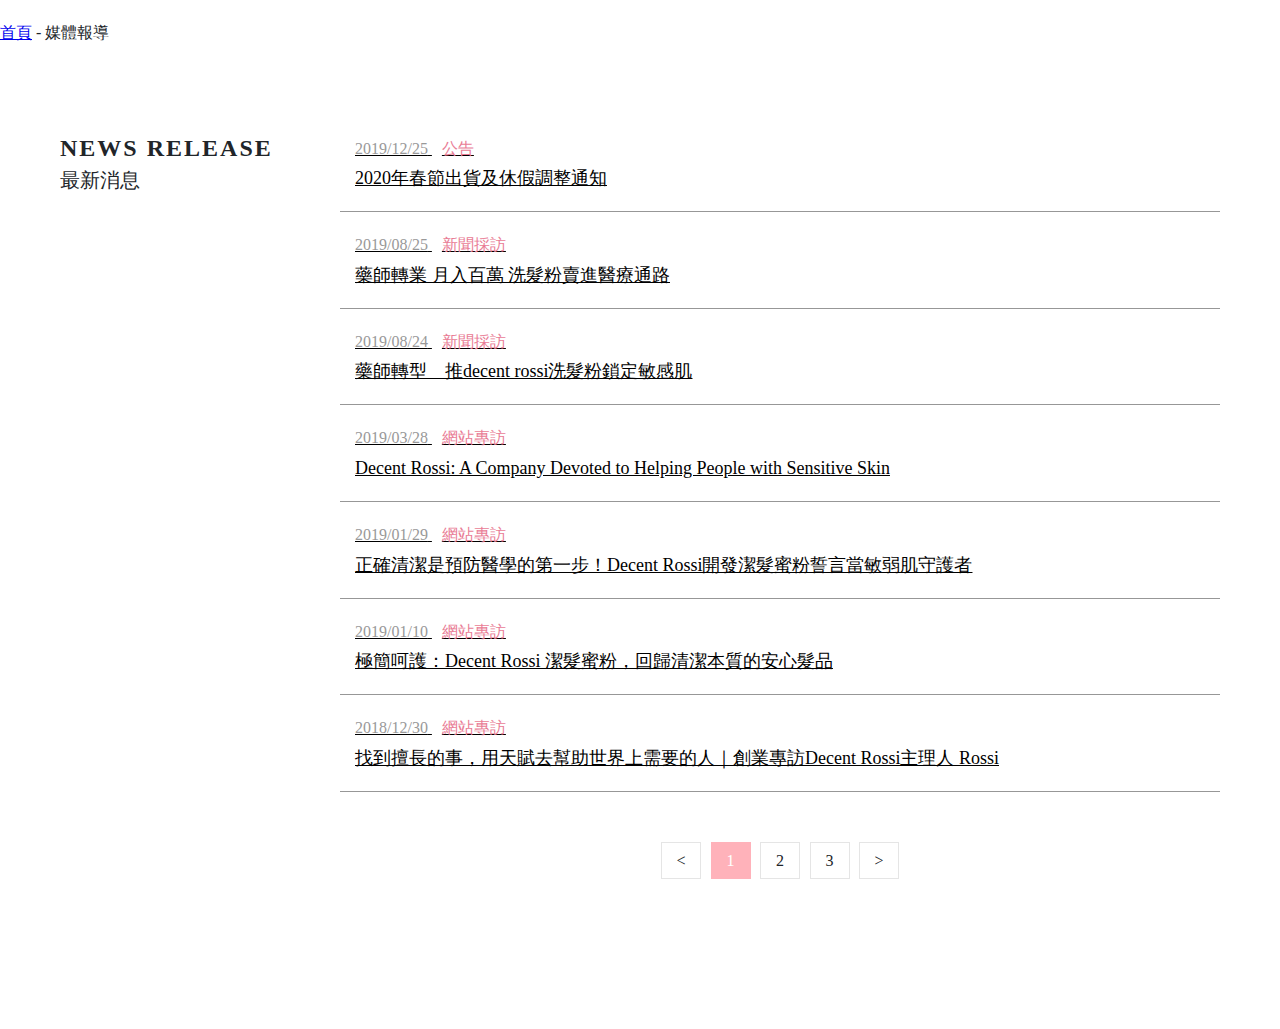
<file: news.html>
<!DOCTYPE html>
<html lang="en">
  <head>
    <meta charset="UTF-8" />
    <meta name="viewport" content="width=device-width, initial-scale=1.0" />
    <meta http-equiv="X-UA-Compatible" content="ie=edge" />
    <title>Rossi decent</title>

    <link rel="stylesheet" href="css/reset.css" />
    <link rel="stylesheet" href="css/index.css" />
  </head>

  <body>
    <p class="bread f16"><a href="https://www.decentrossi.com/" target="_blank"><span>首頁</span></a> - 媒體報導</p>

    <div class="cust_content news">
      <div class="W1160">
        <div class="title t_left">
          <h2>News Release</h2>
          
          <h3>最新消息</h3>
        </div>
        
        <div class="list_row ">
          <a href="#" target="_blank" class="W100">
            <p class="f16"><span class="f_grey">2019/12/25</span> <span class="f_pink">公告</span></p>
            <p class="f18">2020年春節出貨及休假調整通知</p>
          </a>
          
          <a href="#" class="W100">
            <p class="f16"><span class="f_grey">2019/08/25</span> <span class="f_pink">新聞採訪</span></p>
            <p class="f18">藥師轉業 月入百萬 洗髮粉賣進醫療通路</p>
          </a>
          
          <a href="#" class="W100">
            <p class="f16"><span class="f_grey">2019/08/24</span> <span class="f_pink">新聞採訪</span></p>
            <p class="f18">藥師轉型　推decent rossi洗髮粉鎖定敏感肌</p>
          </a>
          
          <a href="#" class="W100">
            <p class="f16"><span class="f_grey">2019/03/28</span> <span class="f_pink">網站專訪</span></p>
            <p class="f18">Decent Rossi: A Company Devoted to Helping People with Sensitive Skin</p>
          </a>
          
          <a href="#" class="W100">
            <p class="f16"><span class="f_grey">2019/01/29</span> <span class="f_pink">網站專訪</span></p>
            <p class="f18">正確清潔是預防醫學的第一步！Decent Rossi開發潔髮蜜粉誓言當敏弱肌守護者</p>
          </a>
          
          <a href="#" class="W100">
            <p class="f16"><span class="f_grey">2019/01/10</span> <span class="f_pink">網站專訪</span></p>
            <p class="f18">極簡呵護：Decent Rossi 潔髮蜜粉，回歸清潔本質的安心髮品</p>
          </a>
          
          <a href="#" class="W100">
            <p class="f16"><span class="f_grey">2018/12/30</span> <span class="f_pink">網站專訪</span></p>
            <p class="f18">找到擅長的事，用天賦去幫助世界上需要的人｜創業專訪Decent Rossi主理人 Rossi</p>
          </a>
          
          <ul class="pages_">
            <li class="prev">&lt;</li>
            <li class="active">1</li>
            <li>2</li>
            <li>3</li>
            <li class="next">&gt;</li>
          </ul>
        </div>
      </div>
    </div>
    <style type="text/css">/* reset */
          #Content > div.CustomPage > div:nth-child(1) {
            margin-top: 0;
          }
          .Grid-row,
          .Grid-row .Grid-item {
            margin: 0;
            padding: 0;
          }
          /* 新聞 */
          .news {
            margin-top: 50px;
          }
          .news .title {
            width: 240px;
            display: inline-block;
            margin-top: 20px;
            float: left;
          }
          .news .list_row {
            width: calc(100% - 240px);
            padding-left: 40px;
            display: inline-block;
            float: left;
            margin-bottom: 100px;
          }
          .list_row a.W100 {
            display: block;
            color: #000;
          }

          @media (max-width: 768px) {
            .news .title {
              width: 100%;
              margin-top: 20px;
              float: none;
              text-align: center;
            }
            .news .list_row {
              width: 100%;
              padding-left: 0;
              float: none;
            }
          }
    </style>
      
  </body>
</html>
</file>
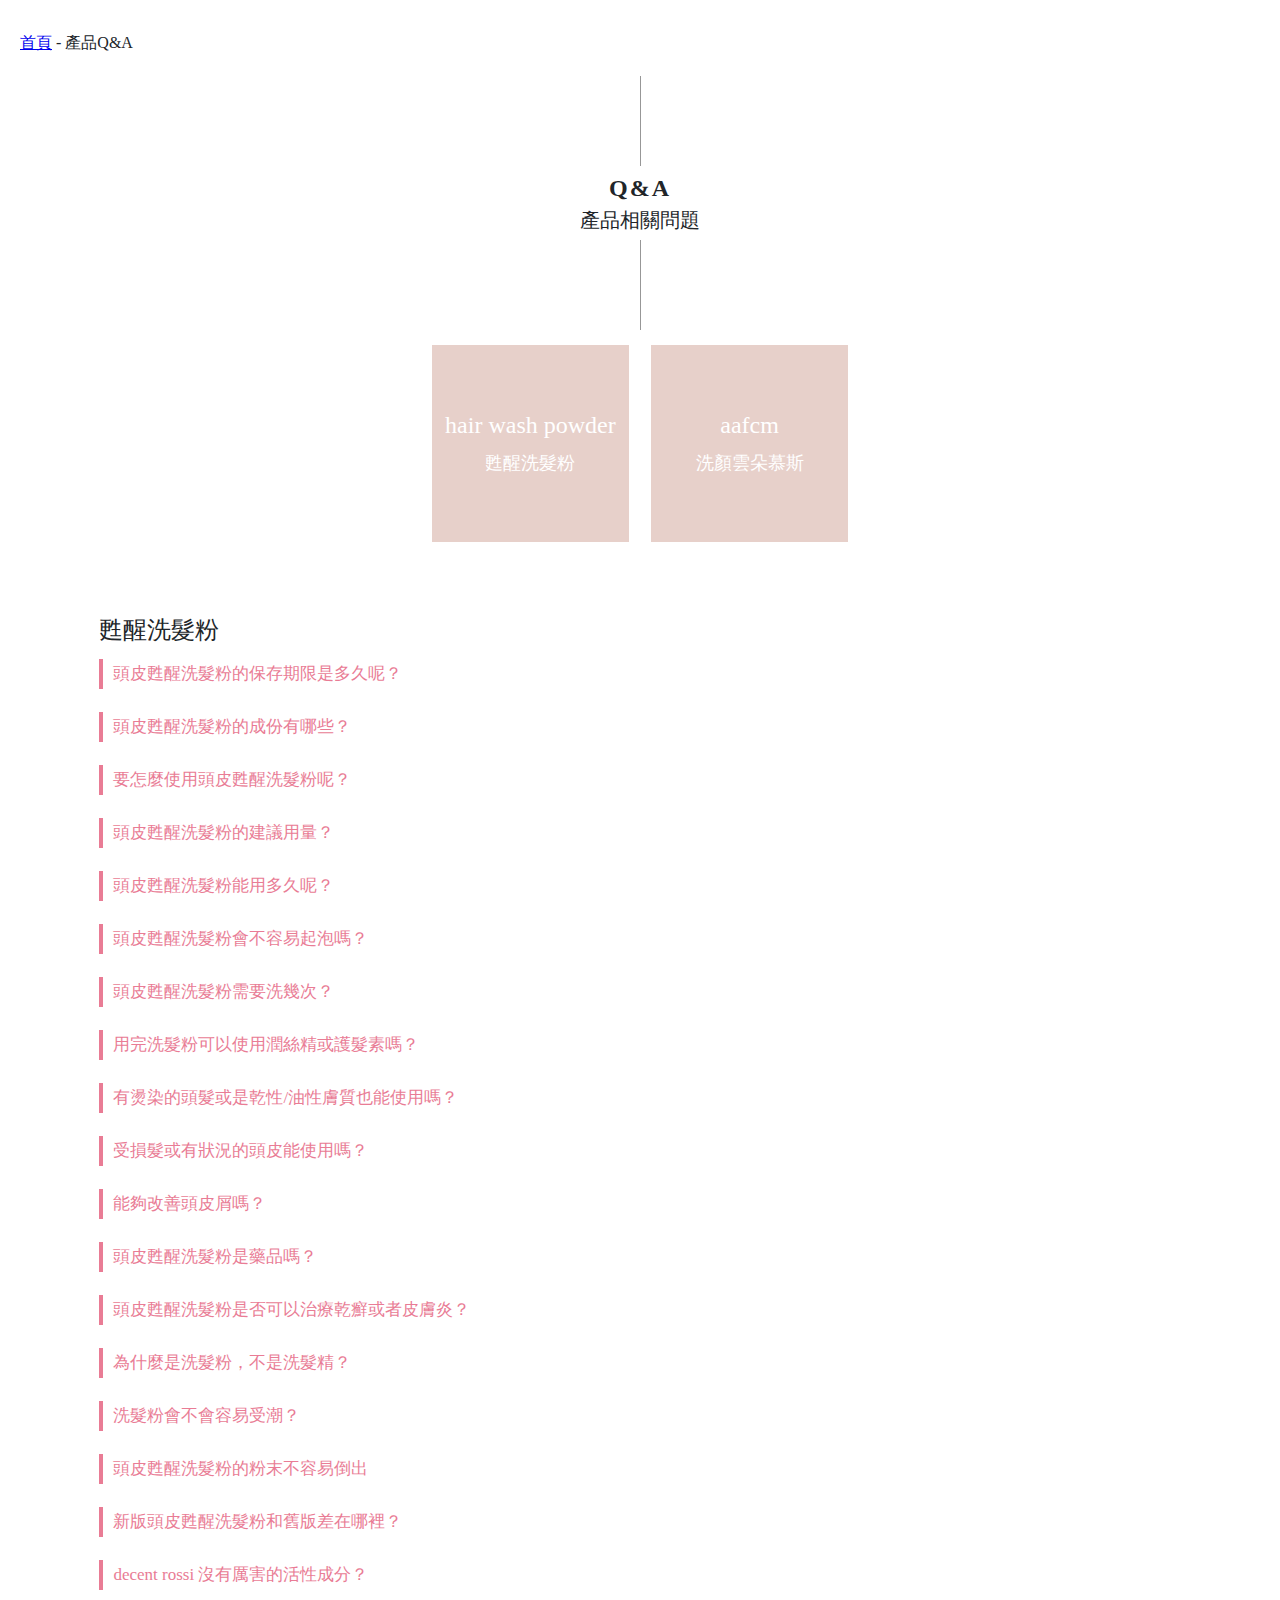
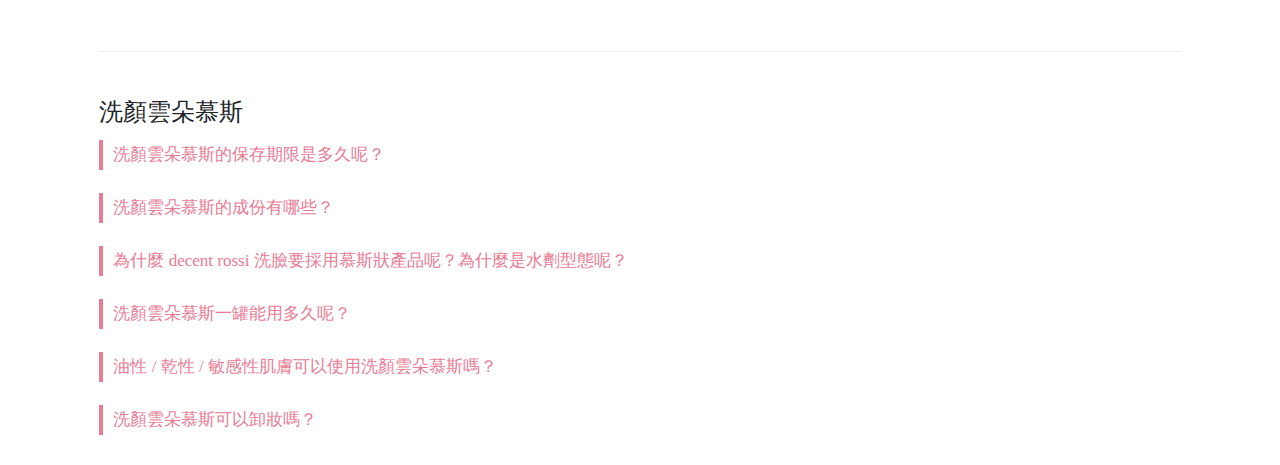
<file: qa_product.html>
<!DOCTYPE html>
<html lang="en">
  <head>
    <meta charset="UTF-8" />
    <meta name="viewport" content="width=device-width, initial-scale=1.0" />
    <meta http-equiv="X-UA-Compatible" content="ie=edge" />
    <title>Rossi decent</title>

    <link rel="stylesheet" href="css/reset.css" />
    <link
      rel="stylesheet"
      href="https://cdn.shoplineapp.com/assets/theme_ultra_chic-cfc6ab3bc9a040b3b991c4a40d2b7436.css"
    />
    <link rel="stylesheet" href="css/index.css" />
  </head>

  <body class="block-inner">
    <p class="bread f16">
      <a href="https://www.decentrossi.com/" target="_self"
        ><span>首頁</span></a
      >
      - 產品Q&A
    </p>

    <div class="cust_content qa">
      <div class="W1160">
        <div class="title t_center">
          <h2>Q&amp;A</h2>
          <h3>產品相關問題</h3>
        </div>

        <div class="W100 qa_cat t_center">
          <a
            class="f_white"
            href="https://www.decentrossi.com/pages/products-qa#qa-arrival"
          >
            <h6 class="poA f24">
              hair wash powder<br /><span class="f18">甦醒洗髮粉</span>
            </h6></a
          >
          <a
            class="f_white"
            href="https://www.decentrossi.com/pages/products-qa#qa-cloud-expiry"
          >
            <h6 class="poA f24">
              aafcm<br /><span class="f18">洗顏雲朵慕斯</span>
            </h6></a
          >
        </div>

        <div class="qa_wrapper">
          <br id="qa-arrival" />
          <br />
          &nbsp;
          <h2 class="qa-h2" id="qa-expiry">甦醒洗髮粉</h2>
          <div class="qa-pair-container">
            <p class="qa-q">頭皮甦醒洗髮粉的保存期限是多久呢？</p>
            <input type="checkbox" class="switch" />
            <p class="qa-a">未開封保存期限：兩年<br />開封後：約三個月</p>
          </div>

          <div class="qa-pair-container">
            <p class="qa-q">頭皮甦醒洗髮粉的成份有哪些？</p>
            <input type="checkbox" class="switch" />
            <p class="qa-a">
              頭皮甦醒洗髮粉的原料選用七種植物成分使用椰子油萃取的高溫陰離子界面活性劑，及植物來源的防腐系統，會對頭皮造成負擔的成分我們都不添加。<br />甦醒洗髮粉全成份：<br /><br />有效控油：
              zinc salt of Pyrrolidone Carboxylic Acid<br />長效保濕：
              Betaine（甜菜鹼）、Allantoin（尿囊素）<br />滋潤肌膚： Sodium Cocoyl
              Isethionate（椰子油酸羥乙基磺酸鈉）<br />防腐抗菌： Lactobacillus
              （亮肽抗微生物劑）/ Radish Ferment
              Filtrate（白錐體酵母菌與蘿蔔發酵素過濾液 ）、
              Hydroxyacetophenone（對羥基苯乙酮）<br />天然賦形： Zea Mays (Corn)
              Starch（玉米澱粉）
            </p>
          </div>
          <div class="qa-pair-container">
            <p class="qa-q">要怎麼使用頭皮甦醒洗髮粉呢？</p>
            <input type="checkbox" class="switch" />
            <p class="qa-a">
              請先把頭髮及頭皮徹底淋濕，接著在手心倒出適量甦醒洗髮粉，不需加水起泡，直接將洗髮粉塗抹在頭皮上開始揉搓（因為頭髮就是最好的天然起泡網！），起泡後可以將髮尾帶入泡泡的中央繼續搓洗，髮絲之間會有空隙，空氣進入之間就會越來越多泡泡囉。<br /><br />如果頭髮灰塵髒污、油脂分泌較多、或是有塗抹造型品，如：髮蠟、髮膠等，則第一次洗髮起泡會很少是正常的，就需要洗第二次；如果沒有以上狀況，洗一次就可以囉。<br /><br />沖洗乾淨以後，如果有染燙頭髮的客人，我們會建議您使用品質良好的護髮素，護髮素請不要塗抹到頭皮哦，使用後，再將護髮素沖洗乾淨後即可。吹乾頭皮時不要用太燙的風，也不要逆著頭髮吹，這樣會越吹越打結，順順吹才好哦。
            </p>
          </div>
          <div class="qa-pair-container">
            <p class="qa-q">頭皮甦醒洗髮粉的建議用量？</p>
            <input type="checkbox" class="switch" />
            <p class="qa-a">
              短髮：1-2 g，粉量約十元硬幣大小。<br />中髮：2.5
              g，粉量約五十元硬幣大小。<br />長髮：3-5
              g，粉量約兩枚五十元硬幣大小，分上下塗抹於髮上搓洗。
            </p>
          </div>
          <div class="qa-pair-container">
            <p class="qa-q">頭皮甦醒洗髮粉能用多久呢？</p>
            <input type="checkbox" class="switch" />
            <p class="qa-a">
              <a
                href="https://www.decentrossi.com/products/decent-rossi-hair-wash-powder-testtubes5set"
                target="_self"
                ><span>25g 旅行試管套組</span></a
              >
              約可使用8-10 次 （單支試管可以使用約 2 次）；<br /><a
                href="https://www.decentrossi.com/products/decent-rossi-hair-wash-powder-40gn"
                target="_self"
                ><span>40g 瓶裝洗髮粉</span></a
              >
              約可使用16-32 次；<br /><a
                href="https://www.decentrossi.com/products/decent-rossi-hair-wash-powder-145g"
                target="_self"
                ><span>145g 瓶裝洗髮粉</span></a
              >
              約可使用 60-90 次。
            </p>
          </div>
          <div class="qa-pair-container">
            <p class="qa-q">頭皮甦醒洗髮粉會不容易起泡嗎？</p>
            <input type="checkbox" class="switch" />
            <p class="qa-a">
              如果頭髮灰塵髒污、油脂分泌較多、或是有塗抹造型品，如：髮蠟、髮膠等，則第一次洗髮起泡會很少是正常的，繼續洗第二次後就可以洗出綿密泡泡囉。<br /><br />另外請記得使用洗髮粉前一定要以溫水將頭髮及頭皮冲濕後，將適量的洗髮粉直接塗抹於頭皮
              ( 不是頭髮，是頭皮唷 ) 後輕輕搓揉就會有很多泡泡囉！
            </p>
          </div>
          <div class="qa-pair-container">
            <p class="qa-q">頭皮甦醒洗髮粉需要洗幾次？</p>
            <input type="checkbox" class="switch" />
            <p class="qa-a">
              一般而言，沖洗一次就能洗淨髒汙，如果當天頭皮灰塵、髒污特別多，或是使用造型品
              ( 如：髮蠟、定型液等 ) 的時候，可以使用洗髮粉洗兩次後就會清潔溜溜。
            </p>
          </div>
          <div class="qa-pair-container">
            <p class="qa-q">用完洗髮粉可以使用潤絲精或護髮素嗎？</p>
            <input type="checkbox" class="switch" />
            <p class="qa-a">
              完全沒問題哦，洗後使用良好的護髮素效果更好，但是切記請不要將護髮素抹到頭皮喔！
            </p>
          </div>
          <div class="qa-pair-container">
            <p class="qa-q">有燙染的頭髮或是乾性/油性膚質也能使用嗎？</p>
            <input type="checkbox" class="switch" />
            <p class="qa-a">
              我們的洗髮粉成分非常溫和，使用的界面活性劑連嬰兒和孕婦都能夠使用，還有草本來源的保濕成分跟防腐成份（防腐成份是為了避免細菌滋生）；因此一般人使用完全沒有問題哦。
              <br />另外，洗髮粉裡面的成分都不會影響染劑跟燙髮的效果喔，但是因為沒有添加化學的抗氧化劑，並沒有護色的效果，建議有染燙髮的您在使用洗髮粉過後，可以再使用良好的護色護髮素維持您頭髮的亮澤，只是要請特別注意護髮素不要碰到頭皮哦。
            </p>
          </div>
          <div class="qa-pair-container">
            <p class="qa-q">受損髮或有狀況的頭皮能使用嗎？</p>
            <input type="checkbox" class="switch" />
            <p class="qa-a">
              由於頭皮的部分也有毛孔和皮脂腺，所以我們會請您開始使用甦醒洗髮粉後先觀察約
              5-7 天的時間，讓頭皮能夠代謝並找到自己的油水平衡。<br /><br />因為甦醒洗髮粉只含七種天然成分，沒有其他洗髮精添加的化學添加物，例如柔軟精、矽靈、稠化劑等成分，因此，頭皮第一次遇到這麼單純的成分需要一點時間適應。<br /><br />創辦人羅西自己曾經有一次中途想回去把本來的洗髮皂用完，結果又過敏；再次使用甦醒洗髮粉後，第一天晚上覺得好乾，但是過兩天就變回清爽的感覺了。建議初次嘗試我們產品的您可以耐心等候三到五天，甚至只需要兩天，一定會有不同的感受喔。
            </p>
          </div>
          <div class="qa-pair-container">
            <p class="qa-q">能夠改善頭皮屑嗎？</p>
            <input type="checkbox" class="switch" />
            <p class="qa-a">
              一般來說，在健康狀態下的皮膚本來就有生長、角質化、死亡脫落的情形，因此『微量皮屑的產生』都是屬於正常的現象。如果是異常的代謝狀況可能會需要專業醫師的判斷，才能知道您的狀況大概是屬於什麼樣子的類型。<br /><br />我們的洗髮粉使用純天然無負擔的成分製作而成，主要是針對頭皮的健康養護為主，幫助您清潔毛鱗片，頭皮油脂平衡，使用過後有助於適度改善您頭皮的健康狀況。如果您希望進一步瞭解您的頭皮狀態是否適合使用洗髮粉，建議可以跟我們的客服小幫手聯絡，我們會給您最完善的建議哦。
            </p>
          </div>
          <div class="qa-pair-container">
            <p class="qa-q">頭皮甦醒洗髮粉是藥品嗎？</p>
            <input type="checkbox" class="switch" />
            <p class="qa-a">
              甦醒洗髮粉不是藥品喔，而是採用七種純天然無負擔的成分，回歸單純地清洗頭皮，幫助您從清潔步驟做好預防醫學的第一步。<br />如果您的頭皮屑症狀持續過久，或是頭皮出油、頭皮長痘痘、掉髮的情況一直沒有改善，還是建議就醫，才能對症下藥喔<br />（瞭解<a
                href="https://www.decentrossi.com/blog/posts/201802-dandruff-by-drjg"
                target="_self"
                ><span>頭皮屑成因</span></a
              >）<br />（瞭解<a
                href="https://www.decentrossi.com/blog/posts/201801-dandruff-medical-by-rossi"
                target="_self"
                ><span>正確的洗頭方式</span></a
              >）
            </p>
          </div>
          <div class="qa-pair-container">
            <p class="qa-q">頭皮甦醒洗髮粉是否可以治療乾癬或者皮膚炎？</p>
            <input type="checkbox" class="switch" />
            <p class="qa-a">
              甦醒洗髮粉是只含七種單純溫和成分的洗髮粉劑，不含藥物（如抗生素、類固醇、抗發炎、抗黴菌等的藥物成分），因此無法治療皮膚炎本身症狀哦。
            </p>
          </div>
          <div class="qa-pair-container">
            <p class="qa-q">為什麼是洗髮粉，不是洗髮精？</p>
            <input type="checkbox" class="switch" />
            <p class="qa-a">
              首先粉劑乾燥含水量低，因此可添加天然較少量的防腐成份，再者粉劑為物理性混合，不需要添加額外的溶劑穩定各種成分的平衡，可降低成分種類和病患過敏之風險，我們希望這款甦醒洗髮粉能夠讓每個人都可以安心使用。
            </p>
          </div>
          <div class="qa-pair-container">
            <p class="qa-q">洗髮粉會不會容易受潮？</p>
            <input type="checkbox" class="switch" />
            <p class="qa-a">
              粉體的確會有受潮的機會，就像洗衣粉一樣，而且我們並不願意添加抗潮濕的化學添加物，也不使用增加粉體滑動性的物質，力求成分越單純越好，頭皮不需要的我們都不使用。<br /><br />瓶器選用密封的精油玻璃罐承裝，使用後請將掀蓋式的蓋子蓋緊，水氣比較不會滲透進去。
              <br />如果粉末緊實倒不出來，請將瓶罐底部靠在穩固平面上輕敲，可由底部或者斜側面輕敲即可，粉體會鬆開就可倒出囉。<br /><br />一般來說，在不是非常潮濕的居住環境下，頭皮甦醒洗髮粉是不容易受潮的；如果還是很擔心，可以將洗髮粉放置在較不容易被水噴到的位置，或是每一次進浴室前先將分裝好的粉末帶進浴室使用。
            </p>
          </div>
          <div class="qa-pair-container">
            <p class="qa-q">頭皮甦醒洗髮粉的粉末不容易倒出</p>
            <input type="checkbox" class="switch" />
            <p class="qa-a">
              因為我們家的產品沒有加潤滑跟吸濕的成分，因此是呈現粉劑最原始的狀態，之前我們曾經考慮使用類似胡椒粉罐的包裝，但是在潮濕的狀態下，小孔洞反而會塞得更嚴重，更不好倒出來。<br /><br />目前先選擇了公版中唯一可以掀蓋跟密封的掀蓋蓋子，在倒洗髮粉時，可試試邊倒邊用食指輕敲瓶底，或是使用乾燥的筷子將洗髮粉粉體稍微鬆開，就能更容易倒出囉！<br /><br />也希望將來
              decent rossi
              更成長的時候，可以有能力自己開模塑膠開口，我們會繼續努力～
            </p>
          </div>
          <div class="qa-pair-container">
            <p class="qa-q">新版頭皮甦醒洗髮粉和舊版差在哪裡？</p>
            <input type="checkbox" class="switch" />
            <p class="qa-a">
              新版的甦醒洗髮粉和舊版的成分相同，但是粉質比較細，溶解速度也比較快，揉搓後也會更迅速起泡。
            </p>
          </div>
          <div class="qa-pair-container">
            <p class="qa-q">decent rossi 沒有厲害的活性成分？</p>
            <input type="checkbox" class="switch" />
            <p class="qa-a">
              decent
              rossi的產品設計概念為『成分為王，單純極簡』。在皮膚保濕第一的基礎上，選用成分時以單一用途為主，以EWG機構研究歸納出的成分等級綠燈為主，盡量降低產品內的原料種類數，目前最少成份為七種原料的甦醒洗髮粉，而洗顏雲朵也只含水分和十一種原料。<br /><br />首先追求不刺激，再來維持適當保濕強健皮膚結構，力求溫和洗淨洗到剛剛好就好，提供生活日常照護使用。
            </p>
          </div>
          <br id="qa-cloud-expiry" />
          <hr />
          <br />

          <h2 class="qa-h2">洗顏雲朵慕斯</h2>

          <div class="qa-pair-container">
            <p class="qa-q">洗顏雲朵慕斯的保存期限是多久呢？</p>
            <input type="checkbox" class="switch" />
            <p class="qa-a">開封前：三年<br />開封後：三個月</p>
          </div>
          <div class="qa-pair-container">
            <p class="qa-q">洗顏雲朵慕斯的成份有哪些？</p>
            <input type="checkbox" class="switch" />
            <p class="qa-a">
              洗顏雲朵慕斯的原料含水份共有十二種成分，採用全胺基酸基底界面活性劑、天然保濕成分海藻糖、木糖醇鎖住水分，以及植物來源的成分防腐，還有摩洛哥堅果油來源的阿甘油，用以照護油脂和粉刺狀態，讓皮膚穩定平衡。<br /><br />洗顏雲朵慕斯全成份：<br /><br />溫和洗淨：天然胺基酸界面活性劑、TEA-COCOYL
              GLUTAMATE （椰油醯基谷氨酸 TEA 鹽）、DISODIUM COCOYL GLUTAMATE
              （椰油醯谷氨酸二鈉）<br />保濕滋潤：XYLITYLGLUCOSIDE
              （木糖醇基葡糖苷）、ANHYDROXYLITOL
              （脱水木糖醇）、XYLITOL（木糖醇）、PROPANEDIOL
              1,3-（丙二醇，採用天然玉米發酵）、GLYCOSYL TREHALOSE
              （糖基海藻糖）、HYDROGENATED STARCH HYDROLYSATE
              （氫化澱粉水解物）、ARGAN OIL POLYGLYCERYL-6 ESTERS
              （阿幹樹油聚甘油-6 酯類）<br />天然防腐：HYDROXYACETOPHENONE
              （對羥基苯乙酮，雲莓植物萃取物）
            </p>
          </div>
          <div class="qa-pair-container">
            <p class="qa-q">
              為什麼 decent rossi 洗臉要採用慕斯狀產品呢？為什麼是水劑型態呢？
            </p>
            <input type="checkbox" class="switch" />
            <p class="qa-a">
              卸妝後，皮膚已經受一次界面活性劑的刺激，因此建議使用慕斯瓶擠出慕斯，溫柔地按摩於臉上後以常溫水沖洗乾淨即可，盡量降低搓揉皮膚和界面活性劑的刺激性。<br /><br />慕斯狀洗顏產品可以不透過加水搓揉就產生泡泡，更方便每日的臉部清潔。我們更大手筆採用荷蘭進口的壓頭，即使洗顏雲朵慕斯不添加化學穩泡劑和重金屬螯合劑，也可以保證做出堅挺滑嫩的慕斯泡泡。
            </p>
          </div>
          <div class="qa-pair-container">
            <p class="qa-q">洗顏雲朵慕斯一罐能用多久呢？</p>
            <input type="checkbox" class="switch" />
            <p class="qa-a">
              一罐洗顏雲朵慕斯的容量是
              150ml，可壓出160-180朵泡泡，因此約可以洗80-90次哦。
            </p>
          </div>
          <div class="qa-pair-container">
            <p class="qa-q">
              油性 / 乾性 / 敏感性肌膚可以使用洗顏雲朵慕斯嗎？
            </p>
            <input type="checkbox" class="switch" />
            <p class="qa-a">
              我們的洗顏雲朵慕斯堅持採用純天然無負擔的成分原料製作，適合各種肌膚喔，連孕婦和嬰兒都可以用，所以一般肌膚使用完全沒問題。
            </p>
          </div>
          <div class="qa-pair-container">
            <p class="qa-q">洗顏雲朵慕斯可以卸妝嗎？</p>
            <input type="checkbox" class="switch" />
            <p class="qa-a">
              我們的洗顏雲朵慕斯無法卸妝，請您以卸妝產品卸妝後，再使用洗顏雲朵慕斯清洗臉部哦。
            </p>
          </div>
        </div>
      </div>
    </div>
    <style type="text/css">
      /* reset */
      #Content > div.CustomPage > div:nth-child(1) {
        margin-top: 0;
      }
      .Grid-row,
      .Grid-row .Grid-item {
        margin: 0;
        padding: 0;
      }
      /* QA   */
      .qa_wrapper {
          margin: 0 3.4%;
      }
      .qa .title {
        margin-bottom: -10px;
        margin-top: -10px;
      }

      .qa .title:before,
      .qa .title:after {
        content: "";
        display: block;
        width: 1px;
        height: 90px;
        background-color: #979797;
        margin: 10px auto;
      }

      .qa_cat a {
        display: inline-block;
        width: 17%;
        padding-top: 17%;
        margin: 15px .8% 0;
        position: relative;
        background-color: #e7d0ca;
        transition: all .3s;
      }

      .qa-h2 {
          padding: 5px 0px 10px 0px;
          letter-spacing: normal;
        }

      .qa-h3 {
          padding: 5px 0px 5px 0px;
      }

      .qa h6 {
        top: 50%;
        left: 0;
        transform: translate(0, -50%);
        display: block;
        width: 100%;
      }
      .qa-pair-container {
        padding: 3px 0 0 0;
        display: flex;
        flex-direction: column;
        justify-content: center;
        position: relative;
        }

      .qa-q {
        font-size: 17px;
        color: #E97C95;
        line-height: 30px;
        margin: 0px;
        padding-left: 10px;
        padding-right: 10px;
        border-left: 4px solid #E97C95;
        background-color: #ffffff;
        padding-right: 30px;
      }
      .qa-a {
        font-size: 14px;
        line-height: 28px;
        margin: 0 0 20px;
        padding-left: 10px;
        padding-right: 10px;
        border-left: 4px solid #dedede;
        background-color: #ffffff;
        height: 0;
        overflow: hidden;
      }
      .switch {
          position: absolute;
          left: 0px;
          top: 0;
          width: 100%;
          height: 50px;
          -webkit-appearance: none;
          background-image: url(https://img.shoplineapp.com/media/image_clips/5e2541c90cbc9f0036181cb8/original.png?1579499977);
          background-size: 20px;
          background-repeat: no-repeat;
          background-position: center right;
          cursor: pointer;
          margin: 0 !important;
          position: absolute;
          border: none;
        }
        .switch:focus {
          outline: none !important;
        } 
        .switch:checked {
          transform: rotate(-180deg);
          background-position: center left;
        }
        .switch:checked + .qa-a {
          height: initial;
        }
      @media (min-width: 769px) {
        .qa_cat a:hover {
            background-color: rgb(228, 198, 190);
            color: #fff;
        }
      }
      @media (max-width: 768px) {
        .qa_cat a {
            width: 170px;
            padding-top: 170px;
            margin: 15px 7.5px 0;
        }
      }
      @media (max-width: 599px) {
        .qa_cat a {
            width: 100px;
            padding-top: 100px;
            margin: 8px 2px 0;
        }
        .f24 {
            font-size: 19px;
        }
        .qa-h3 {
            padding: 15px 0 8px;
        }
        .qa-a {
            margin: 0 0 10px;
        }
      }
    </style>
  

</body>
</html>
<script
  src="https://code.jquery.com/jquery-3.4.1.min.js"
  integrity="sha256-CSXorXvZcTkaix6Yvo6HppcZGetbYMGWSFlBw8HfCJo="
  crossorigin="anonymous"
></script>
<script>
  $(function() {
    $(".qa_cat a").each(function() {
      console.log($(this).attr("href"));
      var newHref = $(this)
        .attr("href")
        .replace("https://www.decentrossi.com/pages/qa-test", "");
      $(this).attr("href", newHref);
    });
  });
</script>
</file>
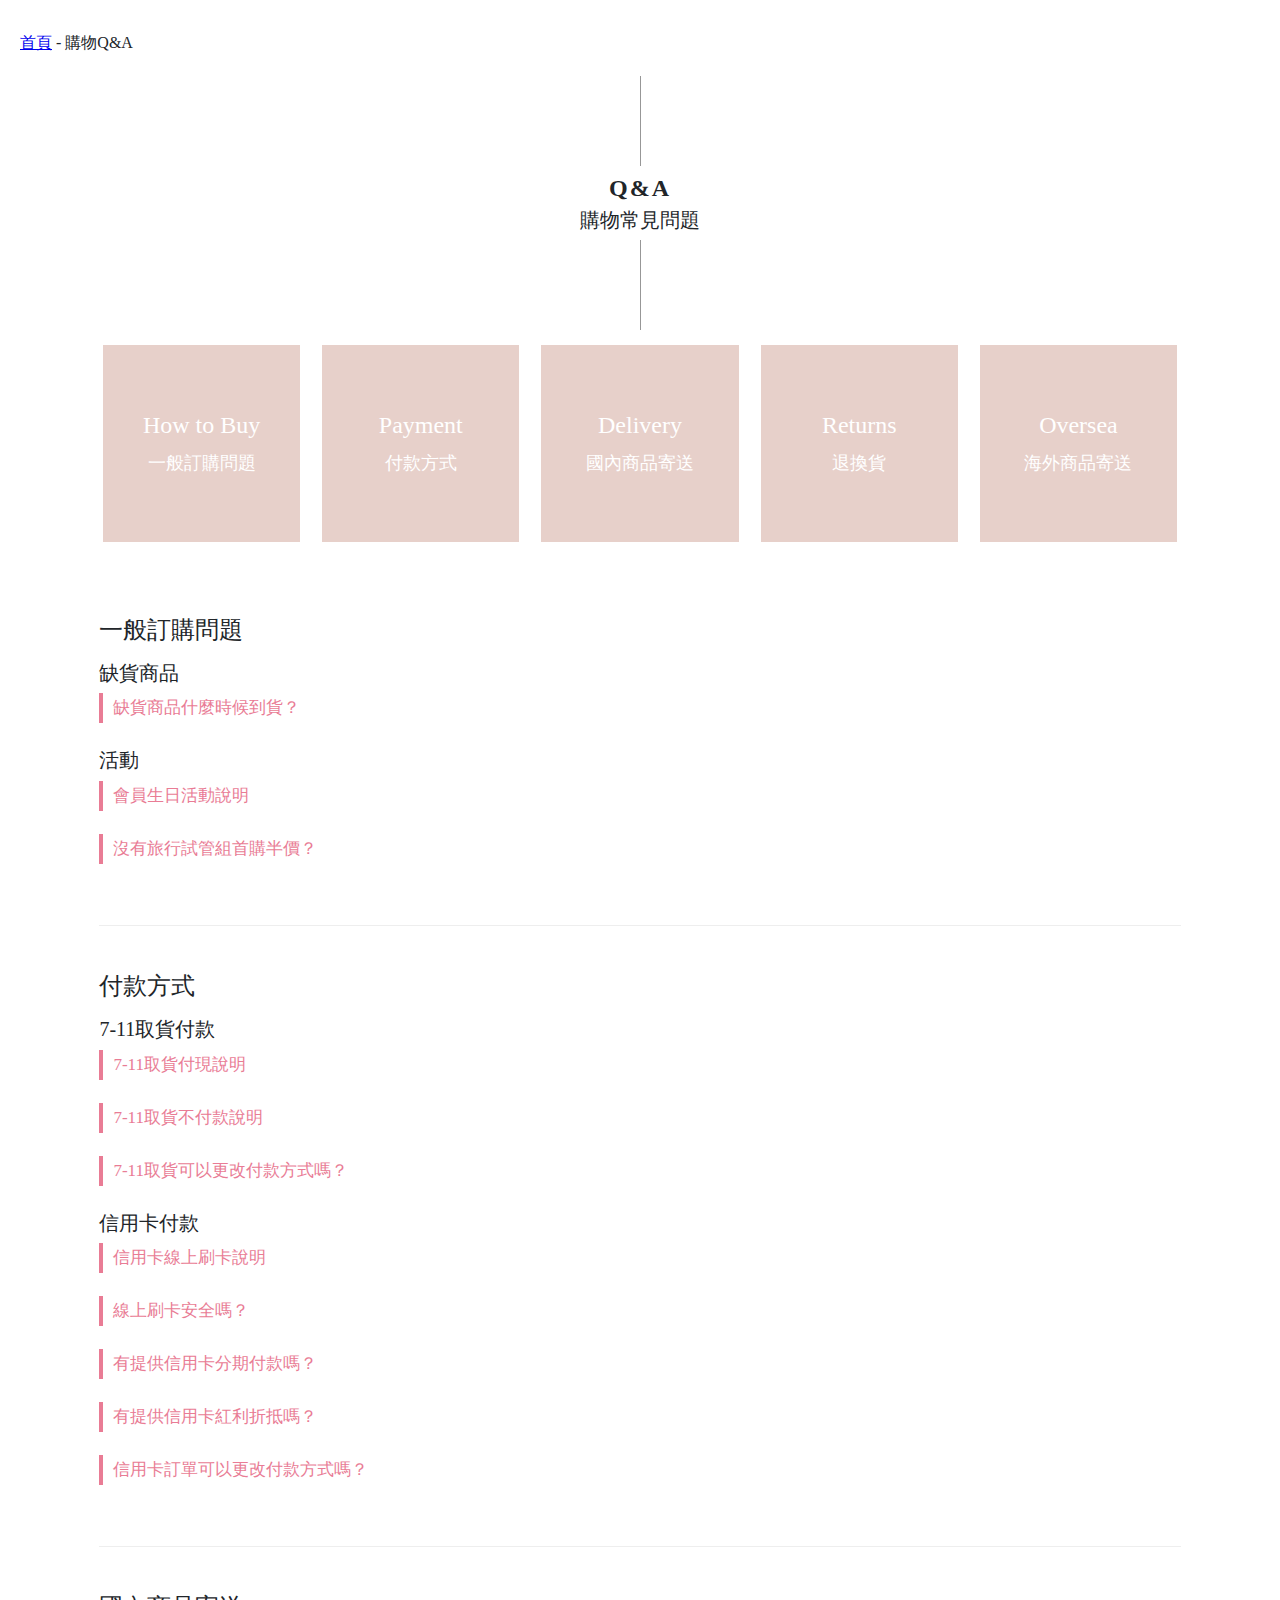
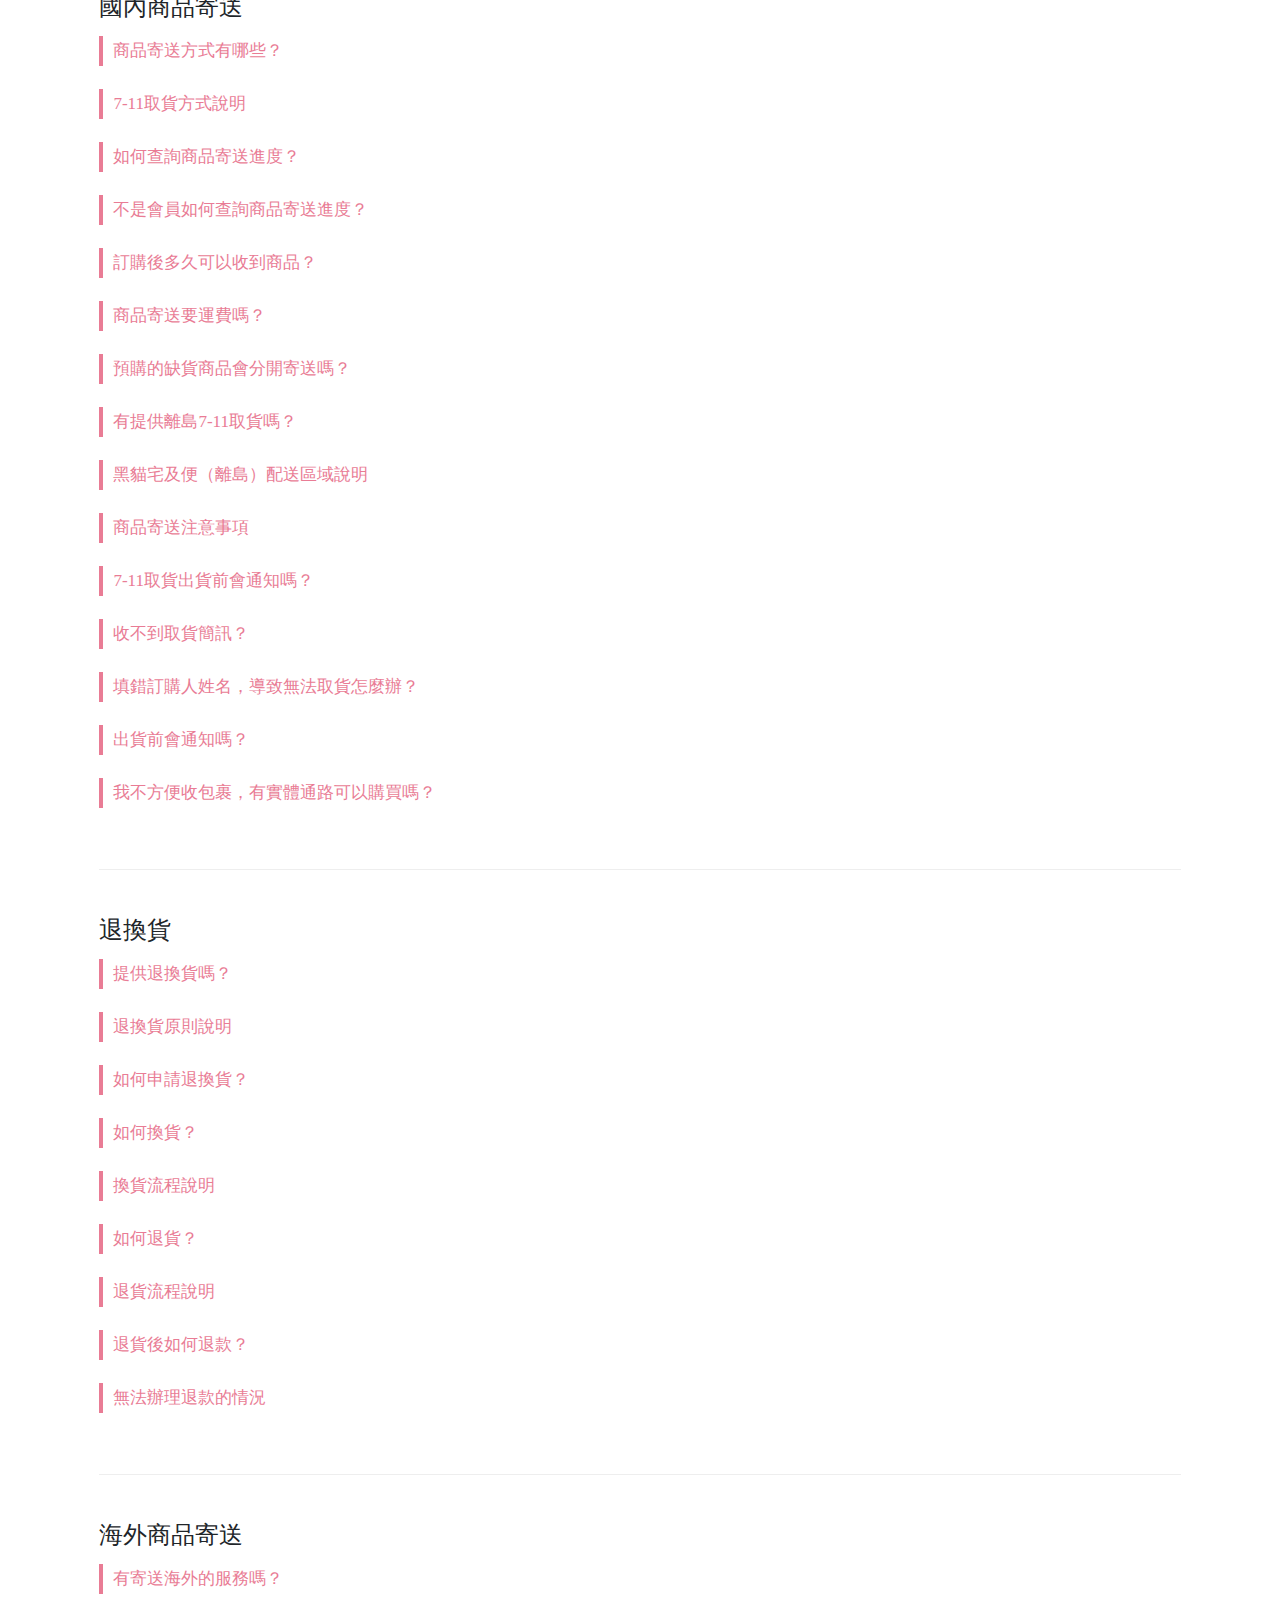
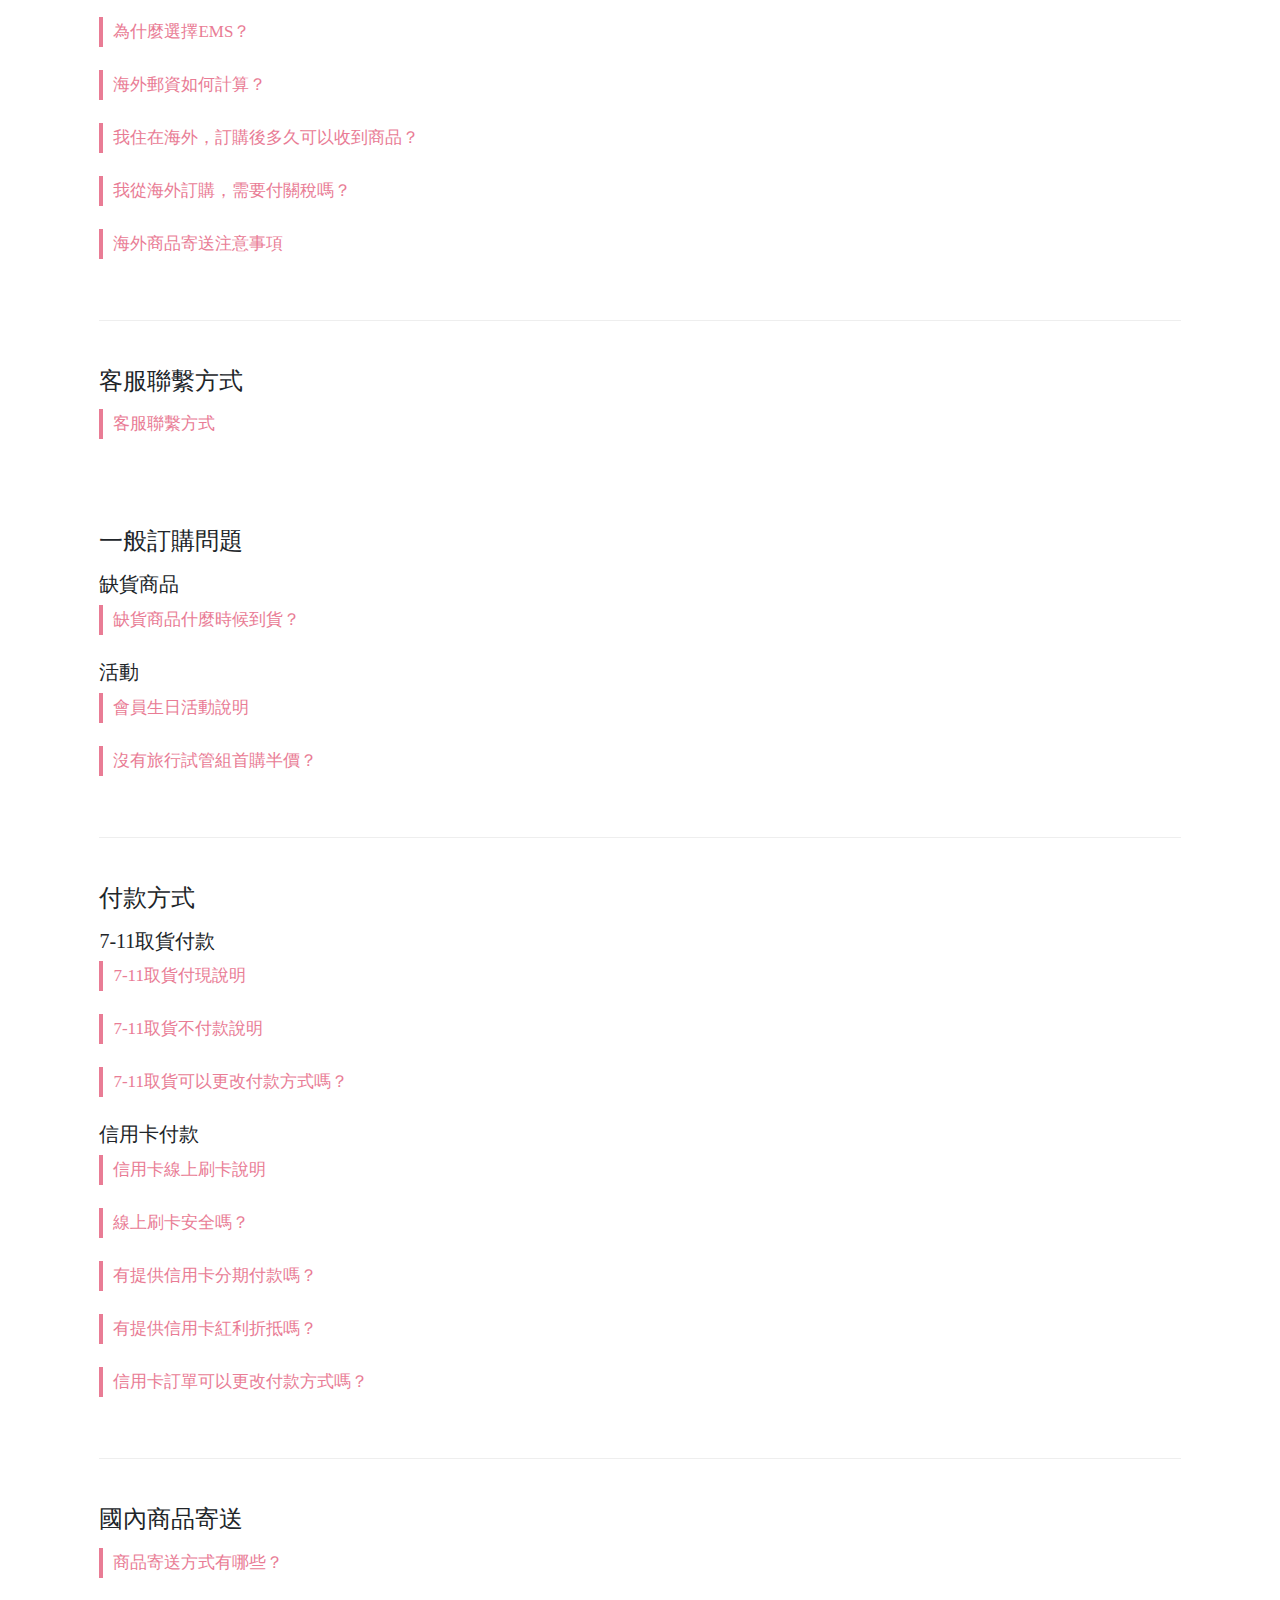
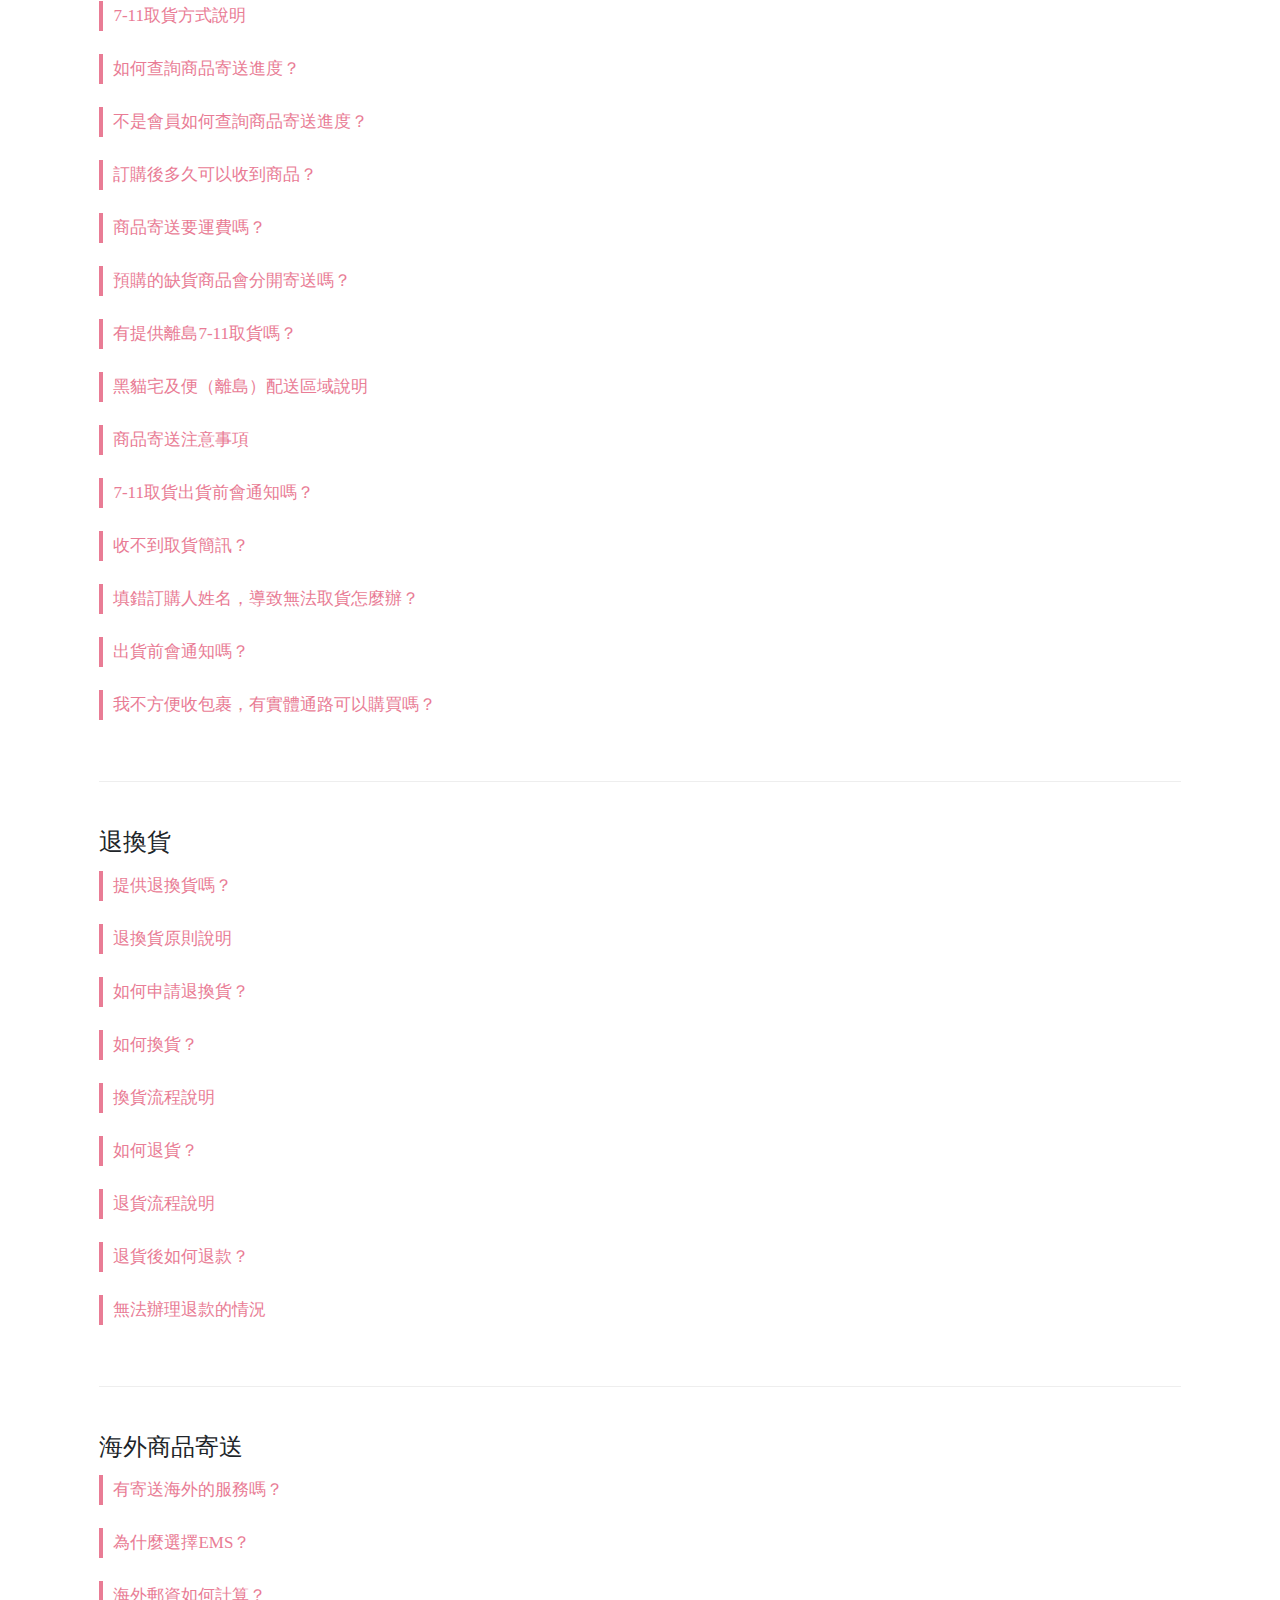
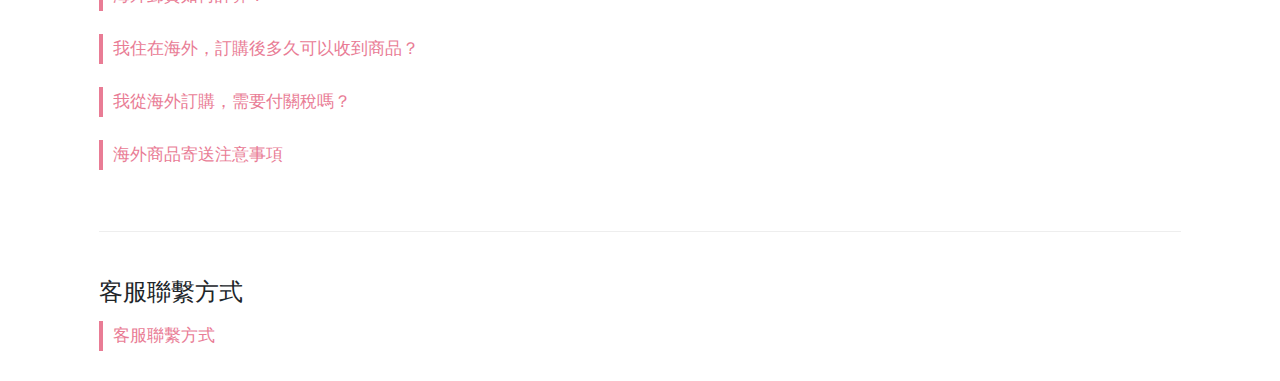
<file: qa_shopping.html>
<!DOCTYPE html>
<html lang="en">
  <head>
    <meta charset="UTF-8" />
    <meta name="viewport" content="width=device-width, initial-scale=1.0" />
    <meta http-equiv="X-UA-Compatible" content="ie=edge" />
    <title>Rossi decent</title>

    <link rel="stylesheet" href="css/reset.css" />
    <link rel="stylesheet" href="https://cdn.shoplineapp.com/assets/theme_ultra_chic-cfc6ab3bc9a040b3b991c4a40d2b7436.css">
    <link rel="stylesheet" href="css/index.css" />
  </head>

  <body class="block-inner">
    <p class="bread f16">
      <a href="https://www.decentrossi.com/" target="_self"
        ><span>首頁</span></a
      >
      - 購物Q&A
    </p>

    <div class="cust_content qa">
        <div class="W1160">
            <div class="title t_center">
                <h2>Q&amp;A</h2>
                <h3>購物常見問題</h3>
            </div>
            
            <div class="W100 qa_cat t_center">
                <a class="f_white" href="https://www.decentrossi.com/pages/shopping-qa#qa-arrival">
                <h6 class="poA f24">
                    How to Buy<br><span class="f18">一般訂購問題</span>
                </h6></a>
                <a class="f_white" href="https://www.decentrossi.com/pages/shopping-qa#qa-pay">
                <h6 class="poA f24">
                    Payment<br><span class="f18">付款方式</span>
                </h6></a>
                <a class="f_white" href="https://www.decentrossi.com/pages/shopping-qa#qa-shipment">
                <h6 class="poA f24">
                    Delivery<br><span class="f18">國內商品寄送</span>
                </h6></a>
                <a class="f_white" href="https://www.decentrossi.com/pages/shopping-qa#qa-return">
                <h6 class="poA f24">
                    Returns<br><span class="f18">退換貨</span>
                </h6></a>
                <a class="f_white" href="https://www.decentrossi.com/pages/shopping-qa#qa-oversea">
                <h6 class="poA f24">
                    Oversea<br><span class="f18">海外商品寄送</span>
                </h6></a>
            </div>

            <div class="qa_wrapper">
                <br id="qa-arrival" />
                <br />
                &nbsp;
                <h2 class="qa-h2">一般訂購問題</h2>
                
                <h3 class="qa-h3">缺貨商品</h3>
                
                <div class="qa-pair-container">
                    <p class="qa-q">缺貨商品什麼時候到貨？</p>
                    <input type="checkbox" class="switch" />
                    <p class="qa-a">若您希望收到缺貨商品到貨通知，請聯繫客服。</p>
                </div>
                
                <h3 class="qa-h3">活動</h3>
                
                <div class="qa-pair-container">
                    <p class="qa-q">會員生日活動說明</p>
                    <input type="checkbox" class="switch" />
                    <p class="qa-a">官網會員生日將致贈您 500 元購物金，會員購物金將在您生日當天自動存入您的帳戶。會員生日購物金使用方式如下：<br />
                        1. 可於官網購物時使用，無法用於實體通路店面。<br />
                        2. 會員購物金無使用期限。<br />
                        3. 可分次折抵，無折抵上限。
                        4. 會員購物金僅限折抵官網內商品，無法折抵運費。
                    </p>
                </div>
                
                <div class="qa-pair-container">
                    <p class="qa-q">沒有旅行試管組首購半價？</p>
                    <input type="checkbox" class="switch" />
                    <p class="qa-a">如果您已經加入會員，可能是以下兩種情況：<br />
                    狀況一：如果您是在結帳時「一起」加入會員，請重新登入後試試看。<br />
                    狀況二：如果您已經加入會員一段時間，但是結帳金額卻沒有顯示半價，請聯繫客服，我們將儘速為您處理。<br />
                    此外，如果您已經下單過旅行試管組，但是由於未取貨或其他個人因素導致商品退回，將無法再次享有半價購買。</p>
                </div>
                <br id="qa-pay" />
                <hr />
                <br />
                <h2 class="qa-h2">付款方式</h2>
                
                <h3 class="qa-h3">7-11取貨付款</h3>
                
                <div class="qa-pair-container">
                    <p class="qa-q">7-11取貨付現說明</p>
                    <input type="checkbox" class="switch" />
                    <p class="qa-a">當商品送達您指定的7-11門市後，您可於取貨時支付貨款。</p>
                </div>
                
                <div class="qa-pair-container">
                    <p class="qa-q">7-11取貨不付款說明</p>
                    <input type="checkbox" class="switch" />
                    <p class="qa-a">選擇7-11取貨不付款，您需在訂購時先以信用卡付款。</p>
                </div>
                
                <div class="qa-pair-container">
                    <p class="qa-q">7-11取貨可以更改付款方式嗎？</p>
                    <input type="checkbox" class="switch" />
                    <p class="qa-a">訂單完成後即不可變更成其他付款方式。</p>
                </div>
                
                <h3 class="qa-h3">信用卡付款</h3>
                
                <div class="qa-pair-container">
                    <p class="qa-q">信用卡線上刷卡說明</p>
                    <input type="checkbox" class="switch" />
                    <p class="qa-a">我們目前可接受 VISA、Master Card、JCB，三家發卡組織的信用卡。<br />
                    若您選擇信用卡線上刷卡，當按下確認提交訂單後，系統會先產生訂單編號，並連結至綠界線上刷卡頁面。<br />
                    請提供正確信用卡資料，需先全額付清訂單金額，付款資料送出後將與信用卡中心進行資料核對，若無任何問題，系統將連回 decent rossi 官網，顯示完成訂購畫面。<br />
                    付款完成後，商品將寄送至訂單資料上的收件地址或是您指定的7-11門市。<br />
                    提醒您，刷卡過程請勿中斷網路、往返上一頁、關閉或重新整理網頁。</p>
                </div>
                
                <div class="qa-pair-container">
                    <p class="qa-q">線上刷卡安全嗎？</p>
                    <input type="checkbox" class="switch" />
                    <p class="qa-a">我們的刷卡頁面使用256-bit SSL 安全加密機制，保護您的個資安全，您可放心於 decent rossi 購物。</p>
                </div>
                
                <div class="qa-pair-container">
                    <p class="qa-q">有提供信用卡分期付款嗎？</p>
                    <input type="checkbox" class="switch" />
                    <p class="qa-a">目前僅提供信用卡一次付清哦。</p>
                </div>
                
                <div class="qa-pair-container">
                    <p class="qa-q">有提供信用卡紅利折抵嗎？</p>
                    <input type="checkbox" class="switch" />
                    <p class="qa-a">目前尚未提供信用卡紅利折抵服務。</p>
                </div>
                
                <div class="qa-pair-container">
                    <p class="qa-q">信用卡訂單可以更改付款方式嗎？</p>
                    <input type="checkbox" class="switch" />
                    <p class="qa-a">訂單完成後即不可變更成其他付款方式。</p>
                </div>
                <br id="qa-shipment" />
                <hr />
                <br />
                <h2 class="qa-h2">國內商品寄送</h2>
                
                <div class="qa-pair-container">
                    <p class="qa-q">商品寄送方式有哪些？</p>
                    <input type="checkbox" class="switch" />
                    <p class="qa-a">我們提供7-11取貨及黑貓宅急便配送。</p>
                </div>
                
                <div class="qa-pair-container">
                    <p class="qa-q">7-11取貨方式說明</p>
                    <input type="checkbox" class="switch" />
                    <p class="qa-a">7-11取貨可搭配取貨付現或信用卡付款，商品將寄送至您指定的7-11門市。</p>
                </div>
                
                <div class="qa-pair-container">
                    <p class="qa-q">如何查詢商品寄送進度？</p>
                    <input type="checkbox" class="switch" />
                    <p class="qa-a">請點擊官網右上角人像，登入會員後在「訂單」選項即可查詢訂單處理進度。</p>
                </div>
                
                <div class="qa-pair-container">
                    <p class="qa-q">不是會員如何查詢商品寄送進度？</p>
                    <input type="checkbox" class="switch" />
                    <p class="qa-a">請聯繫客服，提供您的「訂單編號」給客服小幫手，我們將儘速回覆您。</p>
                </div>
                
                <div class="qa-pair-container">
                    <p class="qa-q">訂購後多久可以收到商品？</p>
                    <input type="checkbox" class="switch" />
                    <p class="qa-a">黑貓宅急便（本島）配送：下訂後 2-3 個工作天可收到商品，即今天下單，後天送達（不含例假日）。<br />
                    黑貓宅急便（離島）配送：下訂後7 個工作天可收到商品，<br />
                    7-11取貨：下訂後3-5 個工作天會收到簡訊通知，請攜帶證件至所選擇7-11門市取貨。</p>
                </div>
                
                <div class="qa-pair-container">
                    <p class="qa-q">商品寄送要運費嗎？</p>
                    <input type="checkbox" class="switch" />
                    <p class="qa-a">單筆訂單結帳金額滿3000元即可免運。若單筆訂單未達免運門檻，7-11取貨酌收60元運費，黑貓宅急便（本島）酌收95元運費，黑貓宅急便（離島）酌收220元運費。<br />
                    免運門檻計算不包含購物金、折扣及其他優惠，以訂單實際結帳金額為準。</p>
                </div>
                
                <div class="qa-pair-container">
                    <p class="qa-q">預購的缺貨商品會分開寄送嗎？</p>
                    <input type="checkbox" class="switch" />
                    <p class="qa-a">同一筆訂單商品將一起出貨，若您希望先拿到現貨商品，請分開訂購。</p>
                </div>
                
                <div class="qa-pair-container">
                    <p class="qa-q">有提供離島7-11取貨嗎？</p>
                    <input type="checkbox" class="switch" />
                    <p class="qa-a">目前尚未提供離島7-11取貨服務，建議您可選擇黑貓宅急便配送。</p>
                </div>
                
                <div class="qa-pair-container">
                    <p class="qa-q">黑貓宅及便（離島）配送區域說明</p>
                    <input type="checkbox" class="switch" />
                    <p class="qa-a">黑貓宅及便（離島）配送區域包含：澎湖部分地區、金門部分地區（大金門、小金門）、小琉球、馬祖全部地區、綠島。<br />
                    以下區域，無法使用黑貓宅及便收送服務：宜蘭縣-釣魚台列嶼(全)，高雄市-東沙（全）、南沙（全），澎湖縣-馬公（虎井島、桶盤島）、望安（全）、七美（全）、白沙（大倉嶼、員貝嶼、鳥嶼、吉貝嶼）、金門縣-烈嶼（大膽島、二膽島）、烏坵（全）、台東縣-蘭嶼（全）。</p>
                </div>
                
                <div class="qa-pair-container">
                    <p class="qa-q">商品寄送注意事項</p>
                    <input type="checkbox" class="switch" />
                    <p class="qa-a">若發生天然災害等不可抗因素可能導致配送延遲，若配送中斷，等商品退回店家後，我們將為您重新寄出。<br />
                    如因個人因素導致黑貓宅急便配送中斷，貨品將退回店家，如需重新出貨，運費將由您自付。<br />
                    7-11取貨請於收到簡訊後 7 天內前往門市取貨；超過取貨期限後貨品會退回店家，如需重新出貨，運費將由您自付。</p>
                </div>
                
                <div class="qa-pair-container">
                    <p class="qa-q">7-11取貨出貨前會通知嗎？</p>
                    <input type="checkbox" class="switch" />
                    <p class="qa-a">商品出貨時將寄發簡訊通知，請在訂購時確認您的手機號碼填寫正確。</p>
                </div>
                
                <div class="qa-pair-container">
                    <p class="qa-q">收不到取貨簡訊？</p>
                    <input type="checkbox" class="switch" />
                    <p class="qa-a">取貨簡訊由 7-11 大智通倉庫將貨品送至門市時發送，發送的手機號碼則是依您於訂購流程所留手機號碼的資料為準，若您未收到簡訊，可能是您留的資料有誤。您亦可點擊官網右上角人像，登入會員後查詢訂單處理狀態。</p>
                </div>
                
                <div class="qa-pair-container">
                    <p class="qa-q">填錯訂購人姓名，導致無法取貨怎麼辦？</p>
                    <input type="checkbox" class="switch" />
                    <p class="qa-a">為保障寄件雙方權益，「7-11取貨交貨便」規定：<br />
                    （一）寄件：需填寫寄件者及取件者「與證件相符之真實姓名」。<br />
                    （二）取件：取件者需告知店員真實姓名，並「出示與貨品上取件者姓名相符之身份證明文件正本」，於單據上「簽名」後方可領取商品。<br />
                    因此，訂購時如果沒有填寫正確資料，將無法於門市取件，需請您重新訂購並提供正確資料；或是您可以聯繫客服，提供正確資料並補繳運費，我們會再次為您寄出商品。</p>
                </div>
                
                <div class="qa-pair-container">
                    <p class="qa-q">出貨前會通知嗎？</p>
                    <input type="checkbox" class="switch" />
                    <p class="qa-a">7-11取貨：商品出貨時將寄發簡訊通知。<br />
                    黑貓宅急便：出貨時不會主動通知，如果您需要出貨通知，請在訂購時於訂單備註留言給客服小幫手。</p>
                </div>
                
                <div class="qa-pair-container">
                    <p class="qa-q">我不方便收包裹，有實體通路可以購買嗎？</p>
                    <input type="checkbox" class="switch" />
                    <p class="qa-a">您可在全省 <a href="https://www.decentrossi.com/pages/saleschannel"> 二十多間實體通路 </a> 購買到 decent rossi 產品。</p>
                </div>
                
                <br id="qa-return" />
                <hr />
                <br />
                <h2 class="qa-h2">退換貨</h2>
                
                <div class="qa-pair-container">
                    <p class="qa-q">提供退換貨嗎？</p>
                    <input type="checkbox" class="switch" />
                    <p class="qa-a">decent rossi 遵守台灣《消費者保護法》，消費者享有7天猶豫期之權益 ( 收到商品後之隔天為第一天 )。</p>
                </div>
                
                <div class="qa-pair-container">
                    <p class="qa-q">退換貨原則說明</p>
                    <input type="checkbox" class="switch" />
                    <p class="qa-a">decent rossi 遵守台灣《消費者保護法》，消費者享有7天猶豫期之權益 ( 收到商品後之隔天為第一天 )。<br />
                    提醒您，猶豫期非試用期，退貨商品皆不可開封，亦不接受訂單中部分商品退貨，僅接受整筆訂單退貨。<br />
                    若您欲辦理退換貨，請於收到商品7天內聯繫客服，並提供您的姓名、電子信箱、手機號碼、訂單編號及退換貨原因，我們會盡速為您處理。<br />
                    辦理退貨需保持該筆訂單商品完整，包括商品本體、內外包裝、附送之贈品、寄貨明細、發票及所有隨附文件。如未將該筆訂單包裹中的所有內容物完整寄回，則需請您自費郵資補寄缺漏之物品。<br />
                    已使用之折扣碼及優惠券於完成結帳流程後立即失效，退貨申請成立後也無法補回已經使用的折扣，請您見諒。<br />
                    當您提交退貨申請後，代表您已經完全同意我們的退貨原則，並接受我們代為處理發票作廢及後續相關處理事宜。<br />
                    會員訂購後如有大量退換貨的情形，造成行政作業上的困擾，將視情況拒絕交易或取消您的會員資格，請您見諒。<br />
                    換貨僅能針對同一項商品更換，無法將商品A換為商品B。若您欲換成其他品項或尺寸，請先辦理原商品退貨，再重新訂購您所需要的商品。<br />
                    欲退貨訂單，若線上發票已開立且無法作廢，欲退貨會員需填寫折讓單，單據寄回後才行退款。向客服申請退貨後，折讓單會由會計開立寄送到您指定地址。</p>
                </div>
                
                <div class="qa-pair-container">
                    <p class="qa-q">如何申請退換貨？</p>
                    <input type="checkbox" class="switch" />
                    <p class="qa-a">請於收到商品後7日內聯繫客服，提供您的姓名、電子信箱、手機號碼、訂單編號及退換貨原因，我們會盡速為您處理。</p>
                </div>
                
                <div class="qa-pair-container">
                    <p class="qa-q">如何換貨？</p>
                    <input type="checkbox" class="switch" />
                    <p class="qa-a">如遇商品包裝或內容瑕疵，請於收到商品7日內聯繫客服換貨。<br />
                    請提供瑕疵處照片，並提供您的姓名、電子信箱、手機號碼、訂單編號及換貨原因。<br />
                    經確認後，將由系統發出一封「退貨便代碼通知信」，請您將需要換貨的商品以原外盒包裝完整，依照通知信上的指示，前往離家最近的 7-11 以交貨不付款的方式將商品寄回。若原紙箱已遺失，請另使用其他紙箱包覆於商品原廠包裝之外，請勿直接於原商品包裝上黏貼紙張或書寫文字。<br />
                    收到商品後，我們會在7個工作天內重新寄出新品。<br />
                    當您提交換貨申請後，代表您已經完全同意我們的換貨原則，並接受我們代為處理後續相關事宜。<br />
                    換貨僅能針對同一項商品更換，無法將商品A換為商品B。若您欲換成其他品項或尺寸，請先辦理原商品退貨，再重新訂購您所需要的商品。</p>
                </div>
                
                <div class="qa-pair-container">
                    <p class="qa-q">換貨流程說明</p>
                    <input type="checkbox" class="switch" />
                    <p class="qa-a">顧客寄出換貨申請至客服信箱<br />
                    &darr;<br />
                    商家確認換貨申請<br />
                    &darr;<br />
                    商家更改訂單狀態為「退貨」<br />
                    &darr;<br />
                    寄發 7-11 退貨便代碼通知信給顧客<br />
                    &darr;<br />
                    顧客於 7 日內持商品、原包裝外盒、訂單明細及退貨便代碼至 7-11 ibon列印交貨便條碼至櫃檯辦理退貨手續（詳細操作方式可以參考這邊的 <a href="https://www.7-11.com.tw/service/return.asp">7-11 退貨相關規定</a>）<br />
                    &darr;<br />
                    商家收到換貨商品，並重新將您的商品寄出<br />
                    &darr;<br />
                    換貨流程結束</p>
                </div>
                
                <div class="qa-pair-container">
                    <p class="qa-q">如何退貨？</p>
                    <input type="checkbox" class="switch" />
                    <p class="qa-a">請於收到商品7日內聯繫客服退貨。<br />
                    經確認後，將由系統發出一封「退貨便代碼通知信」，請您將需要退貨的商品以原外盒包裝完整，依照通知信上的指示，前往離家最近的 7-11 以交貨不付款的方式將商品寄回。若原紙箱已遺失，請另使用其他紙箱包覆於商品原廠包裝之外，請勿直接於原商品包裝上黏貼紙張或書寫文字。<br />
                    退貨商品皆不可開封，亦不接受訂單中部分商品退貨，僅接受整筆訂單退貨。<br />
                    辦理退貨需保持該筆訂單商品完整，包括商品本體、內外包裝、附送之贈品、寄貨明細、發票及所有隨附文件。如未將該筆訂單包裹中的所有內容物完整寄回，則需請您自費郵資補寄缺漏之物品。<br />
                    已使用之折扣碼及優惠券於完成結帳流程後立即失效，退貨申請成立後也無法補回已經使用的折扣，請您見諒。<br />
                    當您提交退貨申請後，代表您已經完全同意我們的退貨原則，並接受我們代為處理發票作廢及後續相關處理事宜。</p>
                </div>
                
                <div class="qa-pair-container">
                    <p class="qa-q">退貨流程說明</p>
                    <input type="checkbox" class="switch" />
                    <p class="qa-a">顧客寄出退貨申請至客服信箱<br />
                    &darr;<br />
                    商家確認退貨申請<br />
                    &darr;<br />
                    商家更改訂單狀態為「退貨」<br />
                    &darr;<br />
                    寄發 7-11 退貨便代碼通知信給顧客<br />
                    &darr;<br />
                    顧客於 7 日內持商品、原包裝外盒、訂單明細及退貨便代碼<br />
                    至 7-11 ibon列印交貨便條碼至櫃檯辦理退貨手續（詳細操作方式可以參考這邊的 <a href="https://www.7-11.com.tw/service/return.asp">7-11 退貨相關規定</a>）<br />
                    &darr;<br />
                    商家收到退貨商品，檢查無誤<br />
                    &darr;<br />
                    依據退貨申請單上的匯款資訊退款給顧客，並寄發退款通知<br />
                    &darr;<br />
                    退貨流程結束</p>
                </div>
                
                <div class="qa-pair-container">
                    <p class="qa-q">退貨後如何退款？</p>
                    <input type="checkbox" class="switch" />
                    <p class="qa-a">若您使用信用卡付款，在我們收到退貨商品確認無誤後，會在兩週內進行線上刷退，並以官網訊息通知您。退款實際入帳日期，會依發卡銀行入帳日不同有所差異，您可聯繫發卡銀行確認實際入帳日期。<br />
                    若您使用其他方式付款，請在退貨申請時提供您的銀行匯款帳號。在我們收到退貨商品確認無誤後，會在7個工作天內將款項退到您提供銀行帳戶。</p>
                </div>
                
                <div class="qa-pair-container">
                    <p class="qa-q">無法辦理退款的情況</p>
                    <input type="checkbox" class="switch" />
                    <p class="qa-a">銀行匯款帳號填寫有誤或匯款資訊有所缺失，將無法辦理退款。<br />
                    索取紙本發票，但未將發票寄回，客服會連絡您進行發票補件，補件郵資將請您自行吸收。<br />
                    退貨商品與訂單內容有所出入，或未將訂單商品及隨附資料全數寄回，客服將會聯繫您補件，補件郵資將由您自行吸收。<br />
                    提交退貨申請後7個工作天內，填寫資料出現明顯問題卻無法聯繫到您，將取消您的退貨申請。</p>
                </div>
                
                <br id="qa-oversea" />
                <hr />
                <br />
                <h2 class="qa-h2">海外商品寄送</h2>
                
                <div class="qa-pair-container">
                    <p class="qa-q">有寄送海外的服務嗎？</p>
                    <input type="checkbox" class="switch" />
                    <p class="qa-a">我們提供郵局EMS快捷郵件寄送海外，讓海外客戶也可輕鬆購買 decent rossi 商品。</p>
                </div>
                
                <div class="qa-pair-container">
                    <p class="qa-q">為什麼選擇EMS？</p>
                    <input type="checkbox" class="switch" />
                    <p class="qa-a">除了較為快速之外，還可以全程追蹤貨件，貨品也相對比較不容易丟失，所以雖然運費較為昂貴，但是我們仍然選擇EMS快捷郵件為您服務哦。</p>
                </div>
                
                <div class="qa-pair-container">
                    <p class="qa-q">海外郵資如何計算？</p>
                    <input type="checkbox" class="switch" />
                    <p class="qa-a">請參考 <a href="https://www.post.gov.tw/post/internet/Postal/index.jsp?ID=2010207">中華郵政國際快捷郵件資費表</a></p>
                </div>
                
                <div class="qa-pair-container">
                    <p class="qa-q">我住在海外，訂購後多久可以收到商品？</p>
                    <input type="checkbox" class="switch" />
                    <p class="qa-a">若您於週一~週四下訂，商品將於下一個工作天出貨。若您於週五、週六、週日下訂，商品將於隔週週一出貨（例假日順延）。<br />
                    商品出貨後，配送時間依您的所在國家有所不同，請參考此處的 <a href="https://www.post.gov.tw/post/internet/Postal/index.jsp?ID=2010215">中華郵政國際快捷郵件預計到達天數表</a></p>
                </div>
                
                <div class="qa-pair-container">
                    <p class="qa-q">我從海外訂購，需要付關稅嗎？</p>
                    <input type="checkbox" class="switch" />
                    <p class="qa-a">因各國進口關稅標準不同，建議您在購買前可查閱當地政府法規規定，若有關稅及相關費用產生將由收件方負擔。<br />
                    無需繳納關稅及各項費用之國家：香港、澳門、新加坡、馬來西亞、美國<br />
                    需要繳納關稅之國家：英國、法國、瑞典等北歐國家、日本（視訂購量）</p>
                </div>
                
                <div class="qa-pair-container">
                    <p class="qa-q">海外商品寄送注意事項</p>
                    <input type="checkbox" class="switch" />
                    <p class="qa-a">若發生天然災害等不可抗因素可能導致配送延遲，若配送中斷，等商品退回店家後，我們將為您重新寄出。<br />
                    如因個人因素導致配送延遲或中斷，貨品將退回倉庫，如需重新出貨，運費將由您自付。</p>
                </div>
                
                <br />
                <hr />
                <br />
                <h2 class="qa-h2">客服聯繫方式</h2>
                
                <div class="qa-pair-container">
                    <p class="qa-q">客服聯繫方式</p>
                    <input type="checkbox" class="switch" />
                    <p class="qa-a">1. 您可以通過點擊官網右上角的訊息圖示，或者 <a class="NavigationBar-actionMenu-button nav-color MessageDialog-showButton sl-message-toggle ng-isolate-scope">直接按我</a> 發送訊息給客服：<br />
                    我們將於上班時間內盡快回答您的問題。訊息回覆的形式會是以電子郵件的方式回覆，因此須請您留意所填寫的電子郵件資訊是否正確，如果超過三個工作天仍未得到回應，可能是信箱漏信，再請您重複提問哦。<br />
                    <br />
                    2. 您也可以私訊我們的粉絲專頁 <a href="https://m.me/decentrossi">decent rossi 藥師研發 無負擔植萃洗劑</a>，小幫手將於上班時間為您服務。<br />
                    客服時間：週一至週五 9:00 - 18:00</p>
                </div>
            
                <br id="qa-arrival" />
                <br />
                &nbsp;
                <h2 class="qa-h2">一般訂購問題</h2>
                
                <h3 class="qa-h3">缺貨商品</h3>
                
                <div class="qa-pair-container">
                    <p class="qa-q">缺貨商品什麼時候到貨？</p>
                    <input type="checkbox" class="switch" />
                    <p class="qa-a">若您希望收到缺貨商品到貨通知，請聯繫客服。</p>
                </div>
                
                <h3 class="qa-h3">活動</h3>
                
                <div class="qa-pair-container">
                    <p class="qa-q">會員生日活動說明</p>
                    <input type="checkbox" class="switch" />
                    <p class="qa-a">官網會員生日將致贈您 500 元購物金，會員購物金將在您生日當天自動存入您的帳戶。會員生日購物金使用方式如下：<br />
                        1. 可於官網購物時使用，無法用於實體通路店面。<br />
                        2. 會員購物金無使用期限。<br />
                        3. 可分次折抵，無折抵上限。
                        4. 會員購物金僅限折抵官網內商品，無法折抵運費。
                    </p>
                </div>
                
                <div class="qa-pair-container">
                    <p class="qa-q">沒有旅行試管組首購半價？</p>
                    <input type="checkbox" class="switch" />
                    <p class="qa-a">如果您已經加入會員，可能是以下兩種情況：<br />
                    狀況一：如果您是在結帳時「一起」加入會員，請重新登入後試試看。<br />
                    狀況二：如果您已經加入會員一段時間，但是結帳金額卻沒有顯示半價，請聯繫客服，我們將儘速為您處理。<br />
                    此外，如果您已經下單過旅行試管組，但是由於未取貨或其他個人因素導致商品退回，將無法再次享有半價購買。</p>
                </div>
                <br id="qa-pay" />
                <hr />
                <br />
                <h2 class="qa-h2">付款方式</h2>
                
                <h3 class="qa-h3">7-11取貨付款</h3>
                
                <div class="qa-pair-container">
                    <p class="qa-q">7-11取貨付現說明</p>
                    <input type="checkbox" class="switch" />
                    <p class="qa-a">當商品送達您指定的7-11門市後，您可於取貨時支付貨款。</p>
                </div>
                
                <div class="qa-pair-container">
                    <p class="qa-q">7-11取貨不付款說明</p>
                    <input type="checkbox" class="switch" />
                    <p class="qa-a">選擇7-11取貨不付款，您需在訂購時先以信用卡付款。</p>
                </div>
                
                <div class="qa-pair-container">
                    <p class="qa-q">7-11取貨可以更改付款方式嗎？</p>
                    <input type="checkbox" class="switch" />
                    <p class="qa-a">訂單完成後即不可變更成其他付款方式。</p>
                </div>
                
                <h3 class="qa-h3">信用卡付款</h3>
                
                <div class="qa-pair-container">
                    <p class="qa-q">信用卡線上刷卡說明</p>
                    <input type="checkbox" class="switch" />
                    <p class="qa-a">我們目前可接受 VISA、Master Card、JCB，三家發卡組織的信用卡。<br />
                    若您選擇信用卡線上刷卡，當按下確認提交訂單後，系統會先產生訂單編號，並連結至綠界線上刷卡頁面。<br />
                    請提供正確信用卡資料，需先全額付清訂單金額，付款資料送出後將與信用卡中心進行資料核對，若無任何問題，系統將連回 decent rossi 官網，顯示完成訂購畫面。<br />
                    付款完成後，商品將寄送至訂單資料上的收件地址或是您指定的7-11門市。<br />
                    提醒您，刷卡過程請勿中斷網路、往返上一頁、關閉或重新整理網頁。</p>
                </div>
                
                <div class="qa-pair-container">
                    <p class="qa-q">線上刷卡安全嗎？</p>
                    <input type="checkbox" class="switch" />
                    <p class="qa-a">我們的刷卡頁面使用256-bit SSL 安全加密機制，保護您的個資安全，您可放心於 decent rossi 購物。</p>
                </div>
                
                <div class="qa-pair-container">
                    <p class="qa-q">有提供信用卡分期付款嗎？</p>
                    <input type="checkbox" class="switch" />
                    <p class="qa-a">目前僅提供信用卡一次付清哦。</p>
                </div>
                
                <div class="qa-pair-container">
                    <p class="qa-q">有提供信用卡紅利折抵嗎？</p>
                    <input type="checkbox" class="switch" />
                    <p class="qa-a">目前尚未提供信用卡紅利折抵服務。</p>
                </div>
                
                <div class="qa-pair-container">
                    <p class="qa-q">信用卡訂單可以更改付款方式嗎？</p>
                    <input type="checkbox" class="switch" />
                    <p class="qa-a">訂單完成後即不可變更成其他付款方式。</p>
                </div>
                <br id="qa-shipment" />
                <hr />
                <br />
                <h2 class="qa-h2">國內商品寄送</h2>
                
                <div class="qa-pair-container">
                    <p class="qa-q">商品寄送方式有哪些？</p>
                    <input type="checkbox" class="switch" />
                    <p class="qa-a">我們提供7-11取貨及黑貓宅急便配送。</p>
                </div>
                
                <div class="qa-pair-container">
                    <p class="qa-q">7-11取貨方式說明</p>
                    <input type="checkbox" class="switch" />
                    <p class="qa-a">7-11取貨可搭配取貨付現或信用卡付款，商品將寄送至您指定的7-11門市。</p>
                </div>
                
                <div class="qa-pair-container">
                    <p class="qa-q">如何查詢商品寄送進度？</p>
                    <input type="checkbox" class="switch" />
                    <p class="qa-a">請點擊官網右上角人像，登入會員後在「訂單」選項即可查詢訂單處理進度。</p>
                </div>
                
                <div class="qa-pair-container">
                    <p class="qa-q">不是會員如何查詢商品寄送進度？</p>
                    <input type="checkbox" class="switch" />
                    <p class="qa-a">請聯繫客服，提供您的「訂單編號」給客服小幫手，我們將儘速回覆您。</p>
                </div>
                
                <div class="qa-pair-container">
                    <p class="qa-q">訂購後多久可以收到商品？</p>
                    <input type="checkbox" class="switch" />
                    <p class="qa-a">黑貓宅急便（本島）配送：下訂後 2-3 個工作天可收到商品，即今天下單，後天送達（不含例假日）。<br />
                    黑貓宅急便（離島）配送：下訂後7 個工作天可收到商品，<br />
                    7-11取貨：下訂後3-5 個工作天會收到簡訊通知，請攜帶證件至所選擇7-11門市取貨。</p>
                </div>
                
                <div class="qa-pair-container">
                    <p class="qa-q">商品寄送要運費嗎？</p>
                    <input type="checkbox" class="switch" />
                    <p class="qa-a">單筆訂單結帳金額滿3000元即可免運。若單筆訂單未達免運門檻，7-11取貨酌收60元運費，黑貓宅急便（本島）酌收95元運費，黑貓宅急便（離島）酌收220元運費。<br />
                    免運門檻計算不包含購物金、折扣及其他優惠，以訂單實際結帳金額為準。</p>
                </div>
                
                <div class="qa-pair-container">
                    <p class="qa-q">預購的缺貨商品會分開寄送嗎？</p>
                    <input type="checkbox" class="switch" />
                    <p class="qa-a">同一筆訂單商品將一起出貨，若您希望先拿到現貨商品，請分開訂購。</p>
                </div>
                
                <div class="qa-pair-container">
                    <p class="qa-q">有提供離島7-11取貨嗎？</p>
                    <input type="checkbox" class="switch" />
                    <p class="qa-a">目前尚未提供離島7-11取貨服務，建議您可選擇黑貓宅急便配送。</p>
                </div>
                
                <div class="qa-pair-container">
                    <p class="qa-q">黑貓宅及便（離島）配送區域說明</p>
                    <input type="checkbox" class="switch" />
                    <p class="qa-a">黑貓宅及便（離島）配送區域包含：澎湖部分地區、金門部分地區（大金門、小金門）、小琉球、馬祖全部地區、綠島。<br />
                    以下區域，無法使用黑貓宅及便收送服務：宜蘭縣-釣魚台列嶼(全)，高雄市-東沙（全）、南沙（全），澎湖縣-馬公（虎井島、桶盤島）、望安（全）、七美（全）、白沙（大倉嶼、員貝嶼、鳥嶼、吉貝嶼）、金門縣-烈嶼（大膽島、二膽島）、烏坵（全）、台東縣-蘭嶼（全）。</p>
                </div>
                
                <div class="qa-pair-container">
                    <p class="qa-q">商品寄送注意事項</p>
                    <input type="checkbox" class="switch" />
                    <p class="qa-a">若發生天然災害等不可抗因素可能導致配送延遲，若配送中斷，等商品退回店家後，我們將為您重新寄出。<br />
                    如因個人因素導致黑貓宅急便配送中斷，貨品將退回店家，如需重新出貨，運費將由您自付。<br />
                    7-11取貨請於收到簡訊後 7 天內前往門市取貨；超過取貨期限後貨品會退回店家，如需重新出貨，運費將由您自付。</p>
                </div>
                
                <div class="qa-pair-container">
                    <p class="qa-q">7-11取貨出貨前會通知嗎？</p>
                    <input type="checkbox" class="switch" />
                    <p class="qa-a">商品出貨時將寄發簡訊通知，請在訂購時確認您的手機號碼填寫正確。</p>
                </div>
                
                <div class="qa-pair-container">
                    <p class="qa-q">收不到取貨簡訊？</p>
                    <input type="checkbox" class="switch" />
                    <p class="qa-a">取貨簡訊由 7-11 大智通倉庫將貨品送至門市時發送，發送的手機號碼則是依您於訂購流程所留手機號碼的資料為準，若您未收到簡訊，可能是您留的資料有誤。您亦可點擊官網右上角人像，登入會員後查詢訂單處理狀態。</p>
                </div>
                
                <div class="qa-pair-container">
                    <p class="qa-q">填錯訂購人姓名，導致無法取貨怎麼辦？</p>
                    <input type="checkbox" class="switch" />
                    <p class="qa-a">為保障寄件雙方權益，「7-11取貨交貨便」規定：<br />
                    （一）寄件：需填寫寄件者及取件者「與證件相符之真實姓名」。<br />
                    （二）取件：取件者需告知店員真實姓名，並「出示與貨品上取件者姓名相符之身份證明文件正本」，於單據上「簽名」後方可領取商品。<br />
                    因此，訂購時如果沒有填寫正確資料，將無法於門市取件，需請您重新訂購並提供正確資料；或是您可以聯繫客服，提供正確資料並補繳運費，我們會再次為您寄出商品。</p>
                </div>
                
                <div class="qa-pair-container">
                    <p class="qa-q">出貨前會通知嗎？</p>
                    <input type="checkbox" class="switch" />
                    <p class="qa-a">7-11取貨：商品出貨時將寄發簡訊通知。<br />
                    黑貓宅急便：出貨時不會主動通知，如果您需要出貨通知，請在訂購時於訂單備註留言給客服小幫手。</p>
                </div>
                
                <div class="qa-pair-container">
                    <p class="qa-q">我不方便收包裹，有實體通路可以購買嗎？</p>
                    <input type="checkbox" class="switch" />
                    <p class="qa-a">您可在全省 <a href="https://www.decentrossi.com/pages/saleschannel"> 二十多間實體通路 </a> 購買到 decent rossi 產品。</p>
                </div>
                
                <br id="qa-return" />
                <hr />
                <br />
                <h2 class="qa-h2">退換貨</h2>
                
                <div class="qa-pair-container">
                    <p class="qa-q">提供退換貨嗎？</p>
                    <input type="checkbox" class="switch" />
                    <p class="qa-a">decent rossi 遵守台灣《消費者保護法》，消費者享有7天猶豫期之權益 ( 收到商品後之隔天為第一天 )。</p>
                </div>
                
                <div class="qa-pair-container">
                    <p class="qa-q">退換貨原則說明</p>
                    <input type="checkbox" class="switch" />
                    <p class="qa-a">decent rossi 遵守台灣《消費者保護法》，消費者享有7天猶豫期之權益 ( 收到商品後之隔天為第一天 )。<br />
                    提醒您，猶豫期非試用期，退貨商品皆不可開封，亦不接受訂單中部分商品退貨，僅接受整筆訂單退貨。<br />
                    若您欲辦理退換貨，請於收到商品7天內聯繫客服，並提供您的姓名、電子信箱、手機號碼、訂單編號及退換貨原因，我們會盡速為您處理。<br />
                    辦理退貨需保持該筆訂單商品完整，包括商品本體、內外包裝、附送之贈品、寄貨明細、發票及所有隨附文件。如未將該筆訂單包裹中的所有內容物完整寄回，則需請您自費郵資補寄缺漏之物品。<br />
                    已使用之折扣碼及優惠券於完成結帳流程後立即失效，退貨申請成立後也無法補回已經使用的折扣，請您見諒。<br />
                    當您提交退貨申請後，代表您已經完全同意我們的退貨原則，並接受我們代為處理發票作廢及後續相關處理事宜。<br />
                    會員訂購後如有大量退換貨的情形，造成行政作業上的困擾，將視情況拒絕交易或取消您的會員資格，請您見諒。<br />
                    換貨僅能針對同一項商品更換，無法將商品A換為商品B。若您欲換成其他品項或尺寸，請先辦理原商品退貨，再重新訂購您所需要的商品。<br />
                    欲退貨訂單，若線上發票已開立且無法作廢，欲退貨會員需填寫折讓單，單據寄回後才行退款。向客服申請退貨後，折讓單會由會計開立寄送到您指定地址。</p>
                </div>
                
                <div class="qa-pair-container">
                    <p class="qa-q">如何申請退換貨？</p>
                    <input type="checkbox" class="switch" />
                    <p class="qa-a">請於收到商品後7日內聯繫客服，提供您的姓名、電子信箱、手機號碼、訂單編號及退換貨原因，我們會盡速為您處理。</p>
                </div>
                
                <div class="qa-pair-container">
                    <p class="qa-q">如何換貨？</p>
                    <input type="checkbox" class="switch" />
                    <p class="qa-a">如遇商品包裝或內容瑕疵，請於收到商品7日內聯繫客服換貨。<br />
                    請提供瑕疵處照片，並提供您的姓名、電子信箱、手機號碼、訂單編號及換貨原因。<br />
                    經確認後，將由系統發出一封「退貨便代碼通知信」，請您將需要換貨的商品以原外盒包裝完整，依照通知信上的指示，前往離家最近的 7-11 以交貨不付款的方式將商品寄回。若原紙箱已遺失，請另使用其他紙箱包覆於商品原廠包裝之外，請勿直接於原商品包裝上黏貼紙張或書寫文字。<br />
                    收到商品後，我們會在7個工作天內重新寄出新品。<br />
                    當您提交換貨申請後，代表您已經完全同意我們的換貨原則，並接受我們代為處理後續相關事宜。<br />
                    換貨僅能針對同一項商品更換，無法將商品A換為商品B。若您欲換成其他品項或尺寸，請先辦理原商品退貨，再重新訂購您所需要的商品。</p>
                </div>
                
                <div class="qa-pair-container">
                    <p class="qa-q">換貨流程說明</p>
                    <input type="checkbox" class="switch" />
                    <p class="qa-a">顧客寄出換貨申請至客服信箱<br />
                    &darr;<br />
                    商家確認換貨申請<br />
                    &darr;<br />
                    商家更改訂單狀態為「退貨」<br />
                    &darr;<br />
                    寄發 7-11 退貨便代碼通知信給顧客<br />
                    &darr;<br />
                    顧客於 7 日內持商品、原包裝外盒、訂單明細及退貨便代碼至 7-11 ibon列印交貨便條碼至櫃檯辦理退貨手續（詳細操作方式可以參考這邊的 <a href="https://www.7-11.com.tw/service/return.asp">7-11 退貨相關規定</a>）<br />
                    &darr;<br />
                    商家收到換貨商品，並重新將您的商品寄出<br />
                    &darr;<br />
                    換貨流程結束</p>
                </div>
                
                <div class="qa-pair-container">
                    <p class="qa-q">如何退貨？</p>
                    <input type="checkbox" class="switch" />
                    <p class="qa-a">請於收到商品7日內聯繫客服退貨。<br />
                    經確認後，將由系統發出一封「退貨便代碼通知信」，請您將需要退貨的商品以原外盒包裝完整，依照通知信上的指示，前往離家最近的 7-11 以交貨不付款的方式將商品寄回。若原紙箱已遺失，請另使用其他紙箱包覆於商品原廠包裝之外，請勿直接於原商品包裝上黏貼紙張或書寫文字。<br />
                    退貨商品皆不可開封，亦不接受訂單中部分商品退貨，僅接受整筆訂單退貨。<br />
                    辦理退貨需保持該筆訂單商品完整，包括商品本體、內外包裝、附送之贈品、寄貨明細、發票及所有隨附文件。如未將該筆訂單包裹中的所有內容物完整寄回，則需請您自費郵資補寄缺漏之物品。<br />
                    已使用之折扣碼及優惠券於完成結帳流程後立即失效，退貨申請成立後也無法補回已經使用的折扣，請您見諒。<br />
                    當您提交退貨申請後，代表您已經完全同意我們的退貨原則，並接受我們代為處理發票作廢及後續相關處理事宜。</p>
                </div>
                
                <div class="qa-pair-container">
                    <p class="qa-q">退貨流程說明</p>
                    <input type="checkbox" class="switch" />
                    <p class="qa-a">顧客寄出退貨申請至客服信箱<br />
                    &darr;<br />
                    商家確認退貨申請<br />
                    &darr;<br />
                    商家更改訂單狀態為「退貨」<br />
                    &darr;<br />
                    寄發 7-11 退貨便代碼通知信給顧客<br />
                    &darr;<br />
                    顧客於 7 日內持商品、原包裝外盒、訂單明細及退貨便代碼<br />
                    至 7-11 ibon列印交貨便條碼至櫃檯辦理退貨手續（詳細操作方式可以參考這邊的 <a href="https://www.7-11.com.tw/service/return.asp">7-11 退貨相關規定</a>）<br />
                    &darr;<br />
                    商家收到退貨商品，檢查無誤<br />
                    &darr;<br />
                    依據退貨申請單上的匯款資訊退款給顧客，並寄發退款通知<br />
                    &darr;<br />
                    退貨流程結束</p>
                </div>
                
                <div class="qa-pair-container">
                    <p class="qa-q">退貨後如何退款？</p>
                    <input type="checkbox" class="switch" />
                    <p class="qa-a">若您使用信用卡付款，在我們收到退貨商品確認無誤後，會在兩週內進行線上刷退，並以官網訊息通知您。退款實際入帳日期，會依發卡銀行入帳日不同有所差異，您可聯繫發卡銀行確認實際入帳日期。<br />
                    若您使用其他方式付款，請在退貨申請時提供您的銀行匯款帳號。在我們收到退貨商品確認無誤後，會在7個工作天內將款項退到您提供銀行帳戶。</p>
                </div>
                
                <div class="qa-pair-container">
                    <p class="qa-q">無法辦理退款的情況</p>
                    <input type="checkbox" class="switch" />
                    <p class="qa-a">銀行匯款帳號填寫有誤或匯款資訊有所缺失，將無法辦理退款。<br />
                    索取紙本發票，但未將發票寄回，客服會連絡您進行發票補件，補件郵資將請您自行吸收。<br />
                    退貨商品與訂單內容有所出入，或未將訂單商品及隨附資料全數寄回，客服將會聯繫您補件，補件郵資將由您自行吸收。<br />
                    提交退貨申請後7個工作天內，填寫資料出現明顯問題卻無法聯繫到您，將取消您的退貨申請。</p>
                </div>
                
                <br id="qa-oversea" />
                <hr />
                <br />
                <h2 class="qa-h2">海外商品寄送</h2>
                
                <div class="qa-pair-container">
                    <p class="qa-q">有寄送海外的服務嗎？</p>
                    <input type="checkbox" class="switch" />
                    <p class="qa-a">我們提供郵局EMS快捷郵件寄送海外，讓海外客戶也可輕鬆購買 decent rossi 商品。</p>
                </div>
                
                <div class="qa-pair-container">
                    <p class="qa-q">為什麼選擇EMS？</p>
                    <input type="checkbox" class="switch" />
                    <p class="qa-a">除了較為快速之外，還可以全程追蹤貨件，貨品也相對比較不容易丟失，所以雖然運費較為昂貴，但是我們仍然選擇EMS快捷郵件為您服務哦。</p>
                </div>
                
                <div class="qa-pair-container">
                    <p class="qa-q">海外郵資如何計算？</p>
                    <input type="checkbox" class="switch" />
                    <p class="qa-a">請參考 <a href="https://www.post.gov.tw/post/internet/Postal/index.jsp?ID=2010207">中華郵政國際快捷郵件資費表</a></p>
                </div>
                
                <div class="qa-pair-container">
                    <p class="qa-q">我住在海外，訂購後多久可以收到商品？</p>
                    <input type="checkbox" class="switch" />
                    <p class="qa-a">若您於週一~週四下訂，商品將於下一個工作天出貨。若您於週五、週六、週日下訂，商品將於隔週週一出貨（例假日順延）。<br />
                    商品出貨後，配送時間依您的所在國家有所不同，請參考此處的 <a href="https://www.post.gov.tw/post/internet/Postal/index.jsp?ID=2010215">中華郵政國際快捷郵件預計到達天數表</a></p>
                </div>
                
                <div class="qa-pair-container">
                    <p class="qa-q">我從海外訂購，需要付關稅嗎？</p>
                    <input type="checkbox" class="switch" />
                    <p class="qa-a">因各國進口關稅標準不同，建議您在購買前可查閱當地政府法規規定，若有關稅及相關費用產生將由收件方負擔。<br />
                    無需繳納關稅及各項費用之國家：香港、澳門、新加坡、馬來西亞、美國<br />
                    需要繳納關稅之國家：英國、法國、瑞典等北歐國家、日本（視訂購量）</p>
                </div>
                
                <div class="qa-pair-container">
                    <p class="qa-q">海外商品寄送注意事項</p>
                    <input type="checkbox" class="switch" />
                    <p class="qa-a">若發生天然災害等不可抗因素可能導致配送延遲，若配送中斷，等商品退回店家後，我們將為您重新寄出。<br />
                    如因個人因素導致配送延遲或中斷，貨品將退回倉庫，如需重新出貨，運費將由您自付。</p>
                </div>
                
                <br />
                <hr />
                <br />
                <h2 class="qa-h2">客服聯繫方式</h2>
                
                <div class="qa-pair-container">
                    <p class="qa-q">客服聯繫方式</p>
                    <input type="checkbox" class="switch" />
                    <p class="qa-a">1. 您可以通過點擊官網右上角的訊息圖示，或者 <a class="NavigationBar-actionMenu-button nav-color MessageDialog-showButton sl-message-toggle ng-isolate-scope">直接按我</a> 發送訊息給客服：<br />
                    我們將於上班時間內盡快回答您的問題。訊息回覆的形式會是以電子郵件的方式回覆，因此須請您留意所填寫的電子郵件資訊是否正確，如果超過三個工作天仍未得到回應，可能是信箱漏信，再請您重複提問哦。<br />
                    <br />
                    2. 您也可以私訊我們的粉絲專頁 <a href="https://m.me/decentrossi">decent rossi 藥師研發 無負擔植萃洗劑</a>，小幫手將於上班時間為您服務。<br />
                    客服時間：週一至週五 9:00 - 18:00</p>
                </div>
            </div>
        </div>
    </div>
    <style type="text/css">
        /* reset */
        #Content > div.CustomPage > div:nth-child(1) {
          margin-top: 0;
        }
        .Grid-row,
        .Grid-row .Grid-item {
          margin: 0;
          padding: 0;
        }
        /* QA   */
        .qa_wrapper {
            margin: 0 3.4%;
        }
        .qa .title {
          margin-bottom: -10px;
          margin-top: -10px;
        }
  
        .qa .title:before,
        .qa .title:after {
          content: "";
          display: block;
          width: 1px;
          height: 90px;
          background-color: #979797;
          margin: 10px auto;
        }
  
        .qa_cat a {
          display: inline-block;
          width: 17%;
          padding-top: 17%;
          margin: 15px .8% 0;
          position: relative;
          background-color: #e7d0ca;
          transition: all .3s;
        }
  
        .qa-h2 {
            padding: 5px 0px 10px 0px;
            letter-spacing: normal;
          }
  
        .qa-h3 {
            padding: 5px 0px 5px 0px;
        }
  
        .qa h6 {
          top: 50%;
          left: 0;
          transform: translate(0, -50%);
          display: block;
          width: 100%;
        }
        .qa-pair-container {
          padding: 3px 0 0 0;
          display: flex;
          flex-direction: column;
          justify-content: center;
          position: relative;
          }
  
        .qa-q {
          font-size: 17px;
          color: #E97C95;
          line-height: 30px;
          margin: 0px;
          padding-left: 10px;
          padding-right: 10px;
          border-left: 4px solid #E97C95;
          background-color: #ffffff;
          padding-right: 30px;
        }
        .qa-a {
          font-size: 14px;
          line-height: 28px;
          margin: 0 0 20px;
          padding-left: 10px;
          padding-right: 10px;
          border-left: 4px solid #dedede;
          background-color: #ffffff;
          height: 0;
          overflow: hidden;
        }
        .switch {
            position: absolute;
            left: 0px;
            top: 0;
            width: 100%;
            height: 50px;
            -webkit-appearance: none;
            background-image: url(https://img.shoplineapp.com/media/image_clips/5e2541c90cbc9f0036181cb8/original.png?1579499977);
            background-size: 20px;
            background-repeat: no-repeat;
            background-position: center right;
            cursor: pointer;
            margin: 0 !important;
            position: absolute;
            border: none;

          }
          .switch:focus {
            outline: none !important;
          } 
          .switch:checked {
            transform: rotate(-180deg);
            background-position: center left;
          }
          .switch:checked + .qa-a {
            height: initial;
          }
        @media (min-width: 769px) {
          .qa_cat a:hover {
              background-color: rgb(228, 198, 190);
              color: #fff;
          }
        }
        @media (max-width: 768px) {
          .qa_cat a {
              width: 170px;
              padding-top: 170px;
              margin: 15px 7.5px 0;
          }
        }
        @media (max-width: 599px) {
          .qa_cat a {
              width: 100px;
              padding-top: 100px;
              margin: 8px 2px 0;
          }
          .f24 {
              font-size: 19px;
          }
          .qa-h3 {
              padding: 15px 0 8px;
          }
          .qa-a {
              margin: 0 0 10px;
          }
        }
    </style>
  

</body>
</html>
<script
  src="https://code.jquery.com/jquery-3.4.1.min.js"
  integrity="sha256-CSXorXvZcTkaix6Yvo6HppcZGetbYMGWSFlBw8HfCJo="
  crossorigin="anonymous"></script>
<script>
  $(function(){
    $('.qa_cat a').each(function(){
      console.log($(this).attr('href'))
      var newHref = $(this).attr('href').replace('https://www.decentrossi.com/pages/shopping-qa-test','')
      $(this).attr('href', newHref);
    })
  })
</script>
</file>
<file: css/index.css>
/* 修改泛用顯示字體，如果有沒抓到的額外設定，不要 !important 全部，不然會吃掉特殊字元變成方塊 */
*,
.navbar-menu ul li a.nav-dropdown-toggle,
#leftCol > div > div > p.global-primary.dark-primary.section-title,
body
  > div.body-wrapper
  > div.body-content.mobile-revamp-navigation
  > div
  > div
  > div
  > h1,
body
  > div.body-wrapper
  > div.body-content.mobile-revamp-navigation
  > div
  > div
  > div
  > p,
body
  > div.body-wrapper
  > div.body-content.mobile-revamp-navigation
  > div
  > div
  > div
  > h2 {
  font-family: "Microsoft JhengHei";
}

/* 產品頁描述寬度 - 電腦版 */
.ProductDetail-description,
.Post-content {
  width: 60%;
  margin-left: auto;
  margin-right: auto;
}

body.posts.show .Post .Post-content * {
  line-height: 1.6;
}

body.posts.show .Post h1 {
  letter-spacing: 0;
}

/* 調整手機版 navbar 子項目寬度免得換行 */
body
  > nav.NavigationBar.mod-mobile.js-navbar-mobile.nav-bg-color.hidden-lg
  > div
  > ul {
  display: inline-block;
}
@media (max-width: 600px) {
  body
    > nav.NavigationBar.mod-mobile.js-navbar-mobile.nav-bg-color.hidden-lg
    > div.NavigationBar-container.clearfix
    > ul.NavigationBar-actionMenu.nav-color.pull-right
    > li:nth-child(-n + 3) {
    margin-left: 8px;
    margin-right: 8px;
  }
}

/* 結帳流程段落標題明確化 */
#checkout-container > div > div > div > div > section > div.section-header > h3,
#checkout-container
  > div
  > div
  > div
  > div
  > div
  > div
  > section
  > div.section-header
  > h3,
#checkout-container
  > div
  > div
  > div
  > div
  > div
  > section
  > div.section-header
  > h3 {
  font-weight: bold;
}

#checkout-container > div > div > div > div > section > div.section-header,
#checkout-container
  > div
  > div
  > div
  > div
  > div
  > div
  > section
  > div.section-header,
#checkout-container
  > div
  > div
  > div
  > div
  > div
  > section
  > div.section-header {
  background-color: #d3d3d3;
}

/* 調整 banner 位置免得擋到 */
#Content > div.CustomPage > div:nth-child(1) {
  margin-top: 140px;
}
@media (max-width: 600px) {
  #Content > div.CustomPage > div:nth-child(1) {
    margin-top: 60px;
  }
}

/* 修改泛用字體大小 */
p {
  font-size: 16px;
}
h1,
h2 {
  border-style: none;
}

/*結帳頁面的必勾選選項視覺強化*/
#checkout-container
  > div
  > div
  > div
  > div.panel.panel-place-order
  > div.panel-body
  > form
  > div:nth-child(1)
  > label
  > input[type="checkbox"] {
  width: 17px;
  height: 17px;
}
#checkout-container
  > div
  > div
  > div
  > div.panel.panel-place-order
  > div.panel-body
  > form
  > div:nth-child(1)
  > label {
  font-size: 17px;
  font-weight: bold;
  color: red !important;
}
#checkout-container
  > div
  > div
  > div
  > div.panel.panel-place-order
  > div.panel-body
  > form
  > div:nth-child(1)
  > label
  > a {
  font-size: 17px;
}
#checkout-container
  > div
  > div
  > div
  > div.panel.panel-place-order
  > div.panel-body
  > form
  > div:nth-child(1) {
  margin-bottom: 12px;
}

/* 結帳頁面「提交訂單」按鈕改大 */
a.btn.btn-success.btn-block.btn-place-order.pull-right.ladda-button,
#checkout-container
  > div
  > div.cart-content
  > div.row
  > div.col-sm-5.col-md-4
  > section
  > div.section-body
  > a {
  font-size: 22px;
}

/* 手機版 */
@media (max-width: 600px) {
  /* 購物車按鈕強化 */
  #Content
    > div
    > div.block-inner
    > div
    > div:nth-child(2)
    > div
    > div.ProductDetail-product-info.col-xs-12.col-md-6.js-sticky-cart-button-container
    > div.btn-cart-fixed.js-btn-cart-fixed.active,
  #btn-add-to-cart {
    font-size: 25px;
    line-height: 25px;
  }

  /* 產品頁描述寬度 - 手機版 */
  .ProductDetail-description,
  .Post-content {
    width: 96%;
    margin-left: auto;
    margin-right: auto;
  }

  /* 將「前往結帳」按鈕變為下方常駐 */
  #checkout-container
    > div
    > div
    > div
    > div.cart-content
    > div.row
    > div.col-sm-5.col-md-4
    > section
    > div.section-body
    > a {
    position: fixed;
    left: 0px;
    bottom: 0px;
    width: 100%;
    margin: 0px;
    z-index: 9999;
    font-size: 24px;
    font-weight: bold;
  }
}

/* 修改 checkout 頁面「會員」勾選字樣*/
#checkout-container
  > div
  > div
  > div
  > div.panel.panel-place-order
  > div.panel-body
  > form
  > div:nth-child(2)
  > label::after {
  content: "享 500 元生日禮";
}

/* 醫師評價 */
.doctor-feedback {
  display: flex;
  flex-direction: row;
  padding: 20px 0;
}
.doctor-portrait-container {
  margin: auto;
  padding: 0 10px 0 0;
}
.doctor-portrait {
  border-radius: 50%;
}
.doctor-comment-container {
  width: 45%;
}
.doctor-comment {
  line-height: 2;
}
@media (max-width: 600px) {
  .doctor-feedback {
    display: flex;
    flex-direction: column;
    padding: 15px 0;
  }
  .doctor-portrait-container {
    text-align: center;
  }
  .doctor-portrait {
    border-radius: 50%;
  }
  .doctor-comment-container {
    width: 100%;
  }
}

/* 隱藏掉不必要的部落格分享按鈕 */
.share-box {
  display: none;
}

/* 部落格左右推薦延伸閱讀 */
.blog-left-article {
  max-width: 45%;
  float: left;
  font-size: 24px;
}
.blog-right-article {
  max-width: 45%;
  float: right;
  font-size: 24px;
}

@media (max-width: 600px) {
  .blog-left-article {
    max-width: 49%;
    float: left;
    font-size: 16px;
  }
  .blog-right-article {
    max-width: 49%;
    float: right;
    font-size: 16px;
  }
}

/* 部落格下方產品呈現 */
.blog-items-custom-container {
  display: flex;
  flex-direction: row;
  justify-content: space-around;
  flex-wrap: wrap;
}
.blog-single-item-container {
  width: 24%;
  margin-left: auto;
  margin-right: auto;
}
.blog-item-image-container {
  margin-bottom: 10px;
}
.blog-item-image {
  max-width: 100%;
}
.blog-item-name,
.blog-item-price {
  text-align: center;
  line-height: 1.5;
}
.blog-single-item-container > a {
  text-decoration: none;
}

@media (max-width: 600px) {
  .blog-single-item-container {
    width: 49%;
    margin: auto;
  }
}

/* Q&A 設計*/
.test-qa-block {
  padding-top: 10px;
  padding-bottom: 10px;
  display: flex;
  flex-direction: column;
  justify-content: center;
}
.test-qa-q {
  padding-top: 5px;
  padding-bottom: 5px;
  padding-left: 10px;
  padding-right: 10px;
  line-height: 30px;
  border-left: 4px solid red;
  background-color: #dddddd;
}
.test-qa-a {
  padding-left: 10px;
  padding-right: 10px;
  line-height: 30px;
  border-left: 4px solid #999999;
  background-color: #ffffff;
}

/* 留言板的寬度調整 */
.fb-comments {
  width: 100%;
}

/* footer */
#Footer {
  background-color: #f8f8f8;
}

#Footer .Footer-grids {
  width: 100%;
  max-width: 1160px;
}

#Footer .container:first-child {
  border: none;
}

@media (max-width: 991px) {
  #Footer .row:first-child {
    display: flex;
    flex-wrap: wrap;
  }
  #Footer .col-md-12 {
    width: 50%;
    display: flex;
  }
}

@media (max-width: 599px) {
  #Footer .row:first-child {
    flex-direction: column;
  }
  #Footer .col-md-12 {
    width: 100%;
  }
}

@import url("https://fonts.googleapis.com/css?family=Gelasio:400,700|Noto+Sans+TC:400,500,700&display=swap");

.cust_content h1,
.cust_content h2,
.cust_content h3,
.cust_content h4,
.cust_content h5,
.cust_content h6 {
  font-weight: normal;
  margin-top: 0;
  margin-bottom: 0;
}

body {
  font-family: "Noto Sans TC", sans-serif;
}
img {
  max-width: 100%;
}

* {
  -webkit-touch-callout: none;
  -webkit-tap-highlight-color: rgba(255, 255, 255, 0);
}

*:focus,
*:focus {
  outline: none;
}

.Gelasio {
  font-family: "Gelasio", serif;
}

.W100 {
  width: 100%;
}

.W50 {
  width: 50%;
  float: left;
}

.W25 {
  width: 25%;
  float: left;
}

.W33 {
  width: 33.333%;
  float: left;
}

.W67 {
  width: 66.666%;
  float: left;
}

.W1160 {
  max-width: 1160px;
  margin-left: auto;
  margin-right: auto;
}

.W570 {
  max-width: 570px;
  margin-left: auto;
  margin-right: auto;
}

.W770 {
  max-width: 770px;
  margin-left: auto;
  margin-right: auto;
}

.f_b {
  font-weight: bold !important;
}

.f_b.Gelasio {
  font-weight: 700 !important;
}

.f14 {
  font-size: 14px;
  line-height: 1.6;
}

.f16 {
  font-size: 16px;
  line-height: 1.6 !important;
}

.f18 {
  font-size: 18px;
}

.f21 {
  font-size: 21px;
  line-height: 1.5;
}

.f24 {
  font-size: 24px;
  line-height: inherit;
}

.f36 {
  font-size: 36px;
}

.f_pink {
  color: #e97c95;
}

.f_grey {
  color: #999;
}

.f_white {
  color: #fff;
}

.f_black {
  color: #000;
}

.bg_pink {
  background-color: #ffb2ba;
}

.mb20 {
  margin-bottom: 20px;
}

.mt20 {
  margin-top: 20px;
}

.mb30 {
  margin-bottom: 30px;
}

.mt30 {
  margin-top: 30px;
}

.mb40 {
  margin-bottom: 40px;
}

.btn_ {
  display: inline-block;
  width: 100%;
  max-width: 210px;
  height: 50px;
  text-align: center;
  line-height: 50px;
  border-radius: 25px;
  border: solid 1px #000000;
  text-decoration: none;
  color: #000;
  font-size: 18px;
  transition: all 0.3s;
  -webkit-transition: all 0.3s;
  -moz-transition: all 0.3s;
  -ms-transition: all 0.3s;
  -o-transition: all 0.3s;
}

hr {
  margin-top: 20px;
  margin-bottom: 20px;
  border: 0;
  border-top: 1px solid #eee;
}

.t_left {
  text-align: left;
}

.t_right {
  text-align: right;
}

.t_center {
  text-align: center;
}

.poA {
  position: absolute;
}

.poF {
  position: fixed;
}

.flex {
  display: flex;
}

.block {
  display: block;
}

.inline {
  display: inline-block;
}

.f_left {
  float: left;
}

.f_right {
  float: right;
}

.cust_content {
  width: 100%;
  margin-left: auto;
  margin-right: auto;
}

.bread {
  padding: 20px 0;
}

.title {
  position: relative;
  display: block;
  line-height: 1;
  line-height: 1.4;
  margin-top: 35px;
  margin-bottom: 35px;
  vertical-align: top;
}

.title h2 {
  font-weight: bold;
  padding: 0;
  line-height: 1;
}

.title h3 {
  padding: 10px 0 0;
  line-height: 1;
}

.section {
  padding: 40px 0 50px;
}

.img_wrapper {
  position: relative;
  margin-bottom: 15px;
}

.img_wrapper img,
.img_wrapper div.img_bg {
  width: 100%;
  background-position: center;
  background-size: cover;
  background-repeat: no-repeat;
  background-color: #fadfd1;
}

div.img_bg {
  padding-top: 100%;
}

.list_divi4 {
  display: inline-block;
  width: calc(100% + 15px);
  margin-left: -7.5px;
  margin-right: -7.5px;
}

.list_divi4 .W25 {
  padding: 0 7.5px 0;
  display: block;
  text-decoration: none;
}

.list_divi3 {
  display: inline-block;
  width: calc(100% + 30px);
  margin-left: -15px;
  margin-right: -15px;
}

.list_divi3 .W33 {
  padding: 0 15px 20px;
  display: block;
}

.list_divi3 .W33 p {
  padding: 0 0 10px;
}

.list_row > .W100 {
  display: block;
  padding: 20px 15px;
  border-bottom: solid 1px #979797;
  cursor: pointer;
}

.list_row .f16 {
  padding-bottom: 5px;
}

.list_row .f16 .f_pink {
  padding-left: 10px;
}

.pages_ {
  margin: 50px auto;
  text-align: center;
}

.pages_ li {
  border: 1px solid #e5e5e5;
  width: 40px;
  line-height: 35px;
  display: inline-block;
  margin: 0 3px;
  text-align: center;
  font-size: 16px;
  cursor: pointer;
}

.pages_ li.active {
  border: 1px solid #ffb2ba;
  background-color: #ffb2ba;
  color: #fff;
  cursor: default;
}

.product ul {
  padding-left: 0;
}

@media (min-width: 769px) {
  .pages_ li:not(.active):hover {
    background-color: rgba(151, 151, 151, 0.1);
  }
  .list_row > .W100:hover {
    background-color: rgba(151, 151, 151, 0.1);
  }
  .btn_:hover {
    background-color: rgba(151, 151, 151, 0.1);
  }
  a:hover,
  a:focus {
    color: #e97c96 !important;
  }
}

@media (max-width: 768px) {
  .W33 {
    width: 50%;
  }
  .f13 {
    font-size: 13px;
  }
  .f16 {
    font-size: 14px;
  }

  .f18 {
    font-size: 16px;
  }

  .f21 {
    font-size: 19px;
  }

  .f24 {
    font-size: 21px;
  }

  .f36 {
    font-size: 29px;
  }

  .btn_ {
    height: 40px;
    line-height: 40px;
    font-size: 16px;
  }
}

@media (max-width: 599px) {
  .W33,
  .W67,
  .W50 {
    width: 100%;
  }

  .W25 {
    width: 50%;
  }

  .f21 {
    font-size: 18px;
  }

  .f24 {
    font-size: 20px;
  }

  .f36 {
    font-size: 25px;
  }
}
</file>
